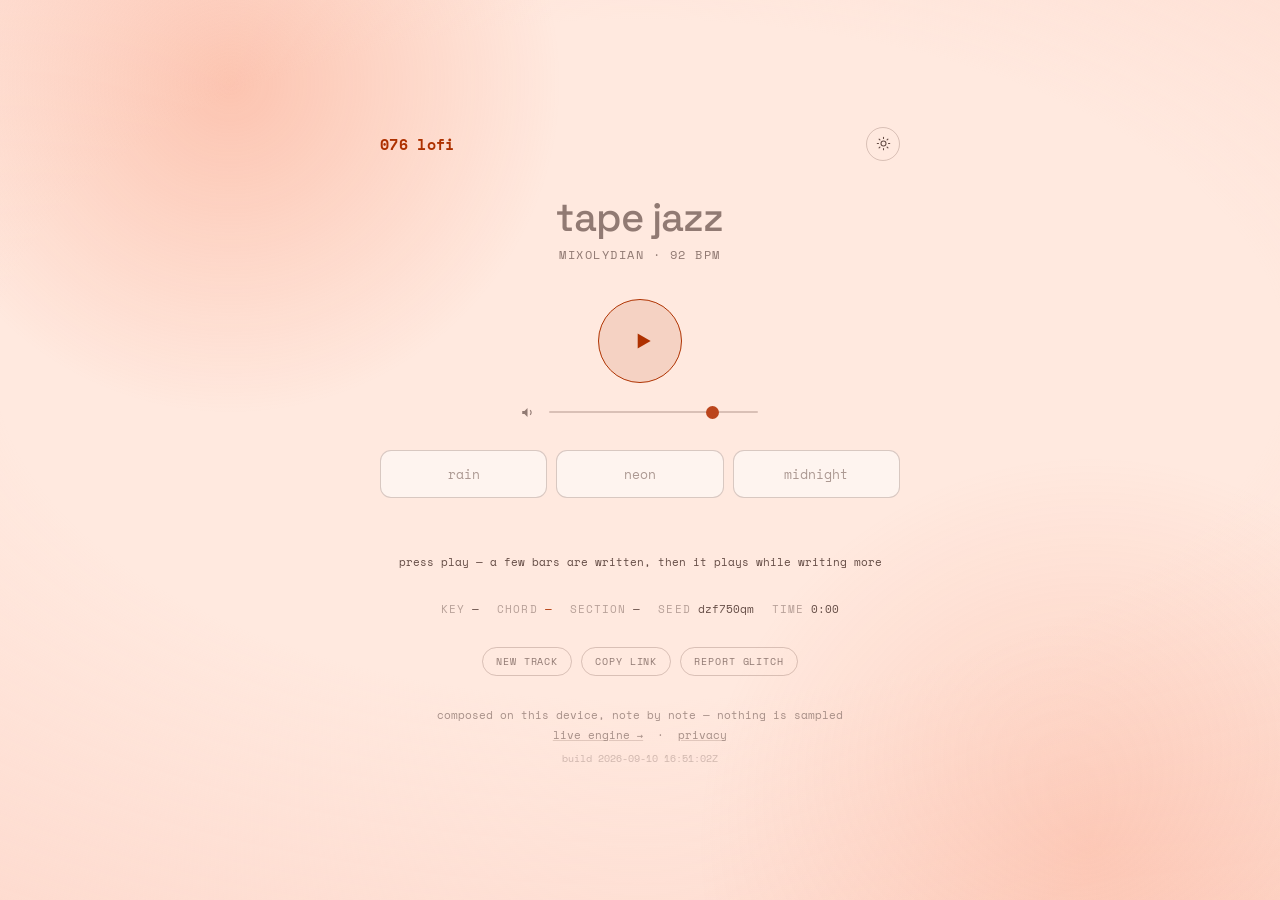
<file: index.html>
<!doctype html>
<html lang="en">
<head>
<meta charset="utf-8">
<meta name="viewport" content="width=device-width, initial-scale=1, viewport-fit=cover">
<title>076 lofi</title>
<meta name="description" content="Generative lo-fi, composed in your browser.">
<meta name="theme-color" content="#141110">
<link rel="icon" type="image/png" sizes="32x32" href="icon-32.png">
<link rel="apple-touch-icon" href="icon-192.png">
<link rel="manifest" href="manifest.webmanifest">
<link rel="preload" href="fonts/space-grotesk-var-latin.woff2" as="font" type="font/woff2" crossorigin>
<link rel="stylesheet" href="fonts/fonts.css">
<style>
  /* The palette sets --hue and --chroma at runtime; everything is derived
     from them, so the whole page moves together when the track changes. */
  :root {
    --hue: 40;
    --chroma: 0.05;
    --mono: "Space Mono", ui-monospace, SFMono-Regular, Menlo, monospace;
    --sans: "Space Grotesk", ui-sans-serif, system-ui, sans-serif;
    --ease: cubic-bezier(0.22, 0.61, 0.36, 1);
    /* A colour change should feel like light shifting in a room, not a
       theme being switched. */
    --shift: 2.4s var(--ease);
  }

  /* Night, and the default: this is a thing to leave running in the dark. */
  :root, :root[data-mode="night"] {
    --bg: oklch(0.145 calc(var(--chroma) * 0.55) var(--hue));
    --bg-far: oklch(0.10 calc(var(--chroma) * 0.4) var(--hue));
    --panel: oklch(0.21 calc(var(--chroma) * 0.5) var(--hue) / 0.55);
    --line: oklch(0.34 calc(var(--chroma) * 0.45) var(--hue) / 0.5);
    --text: oklch(0.96 0.012 var(--hue));
    --dim: oklch(0.74 0.022 var(--hue));
    --faint: oklch(0.55 0.02 var(--hue));
    --accent: oklch(0.82 calc(var(--chroma) + 0.06) var(--hue));
    --accent-soft: oklch(0.82 calc(var(--chroma) + 0.06) var(--hue) / 0.15);
    --glow: oklch(0.7 calc(var(--chroma) + 0.05) var(--hue) / 0.30);
  }

  :root[data-mode="day"] {
    --bg: oklch(0.955 calc(var(--chroma) * 0.30) var(--hue));
    --bg-far: oklch(0.90 calc(var(--chroma) * 0.42) var(--hue));
    --panel: oklch(1 0 0 / 0.5);
    --line: oklch(0.55 calc(var(--chroma) * 0.35) var(--hue) / 0.32);
    --text: oklch(0.24 0.03 var(--hue));
    --dim: oklch(0.44 0.035 var(--hue));
    --faint: oklch(0.60 0.03 var(--hue));
    --accent: oklch(0.50 calc(var(--chroma) + 0.05) var(--hue));
    --accent-soft: oklch(0.50 calc(var(--chroma) + 0.05) var(--hue) / 0.12);
    --glow: oklch(0.72 calc(var(--chroma) + 0.04) var(--hue) / 0.34);
  }

  * { box-sizing: border-box; }

  body {
    margin: 0;
    min-height: 100svh;
    display: flex;
    flex-direction: column;
    align-items: center;
    padding: max(22px, env(safe-area-inset-top)) 20px max(28px, env(safe-area-inset-bottom));
    background: var(--bg);
    color: var(--text);
    font-family: var(--sans);
    transition: background var(--shift), color var(--shift);
    overflow-x: hidden;
  }

  /* Two soft pools of light behind everything. They drift very slowly —
     slow enough that you notice only that the room is not static. */
  body::before,
  body::after {
    content: "";
    position: fixed;
    inset: -30vmax;
    z-index: -1;
    background: radial-gradient(38vmax 38vmax at 30% 28%, var(--glow), transparent 68%);
    transition: background var(--shift);
    animation: drift 54s var(--ease) infinite alternate;
    pointer-events: none;
  }

  body::after {
    background: radial-gradient(44vmax 44vmax at 72% 74%, var(--glow), transparent 70%);
    animation-duration: 78s;
    animation-direction: alternate-reverse;
    opacity: 0.7;
  }

  @keyframes drift {
    from { transform: translate3d(-3%, -2%, 0) scale(1); }
    to   { transform: translate3d(4%, 3%, 0) scale(1.12); }
  }

  /* Deeper at the edges, so the page reads as a space rather than a card. */
  /* The music, drawn from its own score. It sits behind the content as
     part of the room's light rather than as a panel of bars. */
  #scope {
    position: fixed;
    inset: 0;
    z-index: -1;
    width: 100%;
    height: 100%;
    opacity: 0;
    transition: opacity 1.2s var(--ease);
    pointer-events: none;
  }

  #scope[data-on="true"] { opacity: 1; }

  .vignette {
    position: fixed;
    inset: 0;
    z-index: -1;
    background: radial-gradient(120% 90% at 50% 40%, transparent 42%, var(--bg-far) 100%);
    transition: background var(--shift);
    pointer-events: none;
  }

  .stage {
    width: min(100%, 520px);
    margin: auto 0;
    display: flex;
    flex-direction: column;
    gap: 30px;
  }

  .masthead {
    display: flex;
    align-items: center;
    justify-content: space-between;
    gap: 16px;
  }

  .brand {
    font-family: var(--mono);
    font-weight: 700;
    font-size: 15px;
    letter-spacing: 0.02em;
    color: var(--accent);
    transition: color var(--shift);
  }

  .mode {
    width: 34px;
    height: 34px;
    display: grid;
    place-items: center;
    border-radius: 999px;
    border: 1px solid var(--line);
    background: transparent;
    color: var(--dim);
    cursor: pointer;
    transition: color 0.2s, border-color 0.2s, background 0.2s;
  }

  .mode:hover { color: var(--accent); border-color: var(--accent); }
  .mode svg { display: block; }
  :root[data-mode="day"] .mode .moon { display: none; }
  :root:not([data-mode="day"]) .mode .sun { display: none; }

  /* --- the hero: what you are listening to --------------------------- */

  .now {
    text-align: center;
    display: flex;
    flex-direction: column;
    gap: 7px;
    min-height: 78px;
    justify-content: center;
  }

  .now-name {
    font-size: clamp(28px, 8vw, 40px);
    font-weight: 600;
    letter-spacing: -0.022em;
    line-height: 1.05;
    color: var(--text);
    transition: color var(--shift);
  }

  .now-name[data-idle="true"] { color: var(--faint); font-weight: 500; }

  .now-sub {
    font-family: var(--mono);
    font-size: 11.5px;
    letter-spacing: 0.13em;
    text-transform: uppercase;
    color: var(--faint);
    min-height: 15px;
  }

  /* --- transport ------------------------------------------------------ */

  .transport {
    display: flex;
    flex-direction: column;
    align-items: center;
    gap: 22px;
  }

  .play {
    width: 84px;
    height: 84px;
    border-radius: 999px;
    border: 1px solid var(--accent);
    background: var(--accent-soft);
    color: var(--accent);
    display: grid;
    place-items: center;
    cursor: pointer;
    transition: transform 0.18s var(--ease), background 0.2s, box-shadow 0.3s, color var(--shift), border-color var(--shift);
  }

  .play:hover { transform: scale(1.045); box-shadow: 0 0 0 10px var(--accent-soft); }
  .play:active { transform: scale(0.98); }
  .play:disabled { opacity: 0.5; cursor: progress; }
  .play svg { display: block; margin-left: 3px; }
  .play[aria-pressed="true"] svg { margin-left: 0; }

  /* A slow pulse while it is writing the first bars, so the wait reads as
     work happening rather than as nothing happening. */
  .play[data-busy="true"] { animation: breathe 2.1s var(--ease) infinite; }
  @keyframes breathe {
    0%, 100% { box-shadow: 0 0 0 0 var(--accent-soft); }
    50% { box-shadow: 0 0 0 14px transparent; }
  }

  .vol {
    display: flex;
    align-items: center;
    gap: 12px;
    width: min(100%, 240px);
    color: var(--faint);
  }

  input[type="range"] {
    -webkit-appearance: none;
    appearance: none;
    flex: 1;
    height: 2px;
    border-radius: 999px;
    background: var(--line);
    outline: none;
    cursor: pointer;
    transition: background var(--shift);
  }

  input[type="range"]::-webkit-slider-thumb {
    -webkit-appearance: none;
    appearance: none;
    width: 13px; height: 13px;
    border-radius: 999px;
    background: var(--accent);
    border: none;
    transition: background var(--shift);
  }

  input[type="range"]::-moz-range-thumb {
    width: 13px; height: 13px;
    border-radius: 999px;
    background: var(--accent);
    border: none;
  }

  /* --- three words ----------------------------------------------------- */

  .words-block { display: flex; flex-direction: column; gap: 11px; }

  .words {
    display: grid;
    grid-template-columns: repeat(3, 1fr);
    gap: 9px;
  }

  .words input {
    width: 100%;
    padding: 13px 12px;
    text-align: center;
    border: 1px solid var(--line);
    border-radius: 11px;
    background: var(--panel);
    color: var(--text);
    font-family: var(--mono);
    font-size: 13px;
    transition: border-color 0.2s, background var(--shift), color var(--shift);
  }

  .words input::placeholder { color: var(--faint); opacity: 0.75; }
  .words input:focus { border-color: var(--accent); outline: none; }

  .reading {
    margin: 0;
    text-align: center;
    font-family: var(--mono);
    font-size: 11px;
    letter-spacing: 0.05em;
    color: var(--faint);
    min-height: 15px;
  }

  .status {
    margin: 0;
    text-align: center;
    font-family: var(--mono);
    font-size: 11px;
    line-height: 1.6;
    color: var(--dim);
    min-height: 17px;
    transition: color var(--shift);
  }

  .status[data-tone="error"] { color: oklch(0.7 0.17 28); }

  /* --- what is happening, kept quiet ----------------------------------- */

  .readout {
    margin: 0;
    display: flex;
    justify-content: center;
    flex-wrap: wrap;
    gap: 7px 18px;
    font-family: var(--mono);
    font-size: 11px;
    color: var(--faint);
  }

  .readout div { display: flex; gap: 7px; align-items: baseline; }
  .readout dt { letter-spacing: 0.1em; text-transform: uppercase; opacity: 0.65; }
  .readout dd { margin: 0; color: var(--dim); font-variant-numeric: tabular-nums; }
  .readout dd.progression, .readout dd.palette { color: var(--accent); transition: color var(--shift); }

  /* Two quiet actions: another track, or a link back to this one. */
  .track-actions {
    display: flex;
    justify-content: center;
    gap: 9px;
  }

  .ghost {
    font-family: var(--mono);
    font-size: 10px;
    letter-spacing: 0.09em;
    text-transform: uppercase;
    padding: 6px 13px;
    border-radius: 999px;
    border: 1px solid var(--line);
    background: transparent;
    color: var(--faint);
    cursor: pointer;
    transition: color 0.2s, border-color 0.2s;
  }

  .ghost:hover { color: var(--accent); border-color: var(--accent); }
  .ghost[data-done="true"] { color: var(--accent); border-color: var(--accent); }

  .footnote {
    margin: 0;
    text-align: center;
    font-family: var(--mono);
    font-size: 10.5px;
    line-height: 1.85;
    color: var(--faint);
    opacity: 0.8;
  }

  .footnote a { color: inherit; text-decoration-color: var(--line); }

  /* Which build this is. Small enough to ignore, present enough to check
     against before trusting a glitch report. */
  .build { display: block; margin-top: 5px; opacity: 0.55; font-size: 9.5px; }

  :focus-visible { outline: 2px solid var(--accent); outline-offset: 3px; }

  @media (prefers-reduced-motion: reduce) {
    body::before, body::after { animation: none; }
    .play, .play:hover { transition: none; transform: none; animation: none; }
    :root { --shift: 0.01s; }
  }
</style>
</head>
<body>
<canvas id="scope" aria-hidden="true"></canvas>
<div class="vignette"></div>

<div class="stage">
  <div class="masthead">
    <span class="brand">076 lofi</span>
    <button class="mode" id="mode" aria-label="Switch between day and night">
      <svg class="moon" width="15" height="15" viewBox="0 0 24 24" fill="none" stroke="currentColor" stroke-width="1.7" stroke-linecap="round" stroke-linejoin="round" aria-hidden="true"><path d="M21 12.8A9 9 0 1 1 11.2 3a7 7 0 0 0 9.8 9.8z"/></svg>
      <svg class="sun" width="15" height="15" viewBox="0 0 24 24" fill="none" stroke="currentColor" stroke-width="1.7" stroke-linecap="round" aria-hidden="true"><circle cx="12" cy="12" r="4"/><path d="M12 2v2M12 20v2M4.9 4.9l1.4 1.4M17.7 17.7l1.4 1.4M2 12h2M20 12h2M4.9 19.1l1.4-1.4M17.7 6.3l1.4-1.4"/></svg>
    </button>
  </div>

  <div class="now">
    <div class="now-name" id="palette" data-idle="true">three words, then play</div>
    <div class="now-sub" id="feel"></div>
  </div>

  <div class="transport">
    <button class="play" id="play" aria-label="Play" aria-pressed="false">
      <svg id="play-icon" width="26" height="26" viewBox="0 0 24 24" aria-hidden="true"><path d="M8 5v14l12-7z" fill="currentColor"></path></svg>
    </button>
    <div class="vol">
      <svg width="15" height="15" viewBox="0 0 20 20" aria-hidden="true"><path d="M3 8v4h3l4 4V4L6 8H3z" fill="currentColor"></path><path d="M13.5 7a4 4 0 0 1 0 6" stroke="currentColor" stroke-width="1.5" fill="none"></path></svg>
      <input type="range" id="volume" min="0" max="100" value="80" aria-label="Volume">
    </div>
  </div>

  <div class="words-block">
    <div class="words">
      <input id="w1" maxlength="18" placeholder="rain" aria-label="First word" autocomplete="off" spellcheck="false" enterkeyhint="done">
      <input id="w2" maxlength="18" placeholder="neon" aria-label="Second word" autocomplete="off" spellcheck="false" enterkeyhint="done">
      <input id="w3" maxlength="18" placeholder="midnight" aria-label="Third word" autocomplete="off" spellcheck="false" enterkeyhint="done">
    </div>
    <p class="reading" id="reading"></p>
  </div>

  <p class="status" id="status">press play &mdash; a few bars are written, then it plays while writing more</p>

  <dl class="readout">
    <div><dt>key</dt><dd id="key">&mdash;</dd></div>
    <div><dt>chord</dt><dd class="progression" id="progression">&mdash;</dd></div>
    <div><dt>section</dt><dd id="section">&mdash;</dd></div>
    <div><dt>seed</dt><dd id="seed">&mdash;</dd></div>
    <div><dt>time</dt><dd id="clock">0:00</dd></div>
  </dl>

  <div class="track-actions">
    <button class="ghost" id="new-track">new track</button>
    <button class="ghost" id="share">copy link</button>
    <button class="ghost" id="report" title="Copy what the player was doing, to report a glitch">report glitch</button>
  </div>

  <p class="footnote">
    composed on this device, note by note &mdash; nothing is sampled<br>
    <a href="live.html">live engine &rarr;</a> &nbsp;·&nbsp; <a href="privacy.html">privacy</a>
    <span class="build" id="build"></span>
  </p>
</div>

<script src="vendor/tone.js"></script>
<script type="module">
import { LofiStream } from './js/stream.js';
import { chordLabel, romanLabel } from './js/theory.js';
import { artworkFor } from './js/artwork.js';
import { BUILD } from './js/build.js';

const params = new URLSearchParams(location.search);
const wordInputs = ['w1', 'w2', 'w3'].map((id) => document.getElementById(id));
const currentWords = () => wordInputs.map((el) => el.value.trim()).filter(Boolean);

const stream = new LofiStream({
  bypass: (params.get('bypass') || '').split(',').filter(Boolean),
  barsPerChunk: params.get('bars'),
  // ?texture=1 to hear the lo-fi layer; off until its levels are settled.
  texture: params.get('texture'),
  words: (params.get('words') || '').split(/[ ,]+/).filter(Boolean),
  // ?seed= brings a particular track back. Absent, one is minted, and the
  // address bar is deliberately left alone: a reload should be a new piece,
  // and a link is something you ask for.
  seed: params.get('seed'),
  // ?keys= and ?lead= are dB trims, for judging the balance by ear.
  keysDb: params.get('keys'),
  leadDb: params.get('lead'),
});
window.__stream = stream;

const $ = (id) => document.getElementById(id);
const playBtn = $('play'), playIcon = $('play-icon'), volume = $('volume');

const PLAY = 'M8 5v14l12-7z';
const STOP = 'M7 7h10v10H7z';

function setStatus(text, tone) {
  $('status').textContent = text;
  if (tone) $('status').dataset.tone = tone; else delete $('status').dataset.tone;
}

function setPlayingUI(on) {
  playIcon.querySelector('path').setAttribute('d', on ? STOP : PLAY);
  playBtn.setAttribute('aria-label', on ? 'Stop' : 'Play');
  playBtn.setAttribute('aria-pressed', String(on));
  if (!on) playBtn.dataset.busy = 'false';
}

stream.onStatus = (text) => setStatus(text);

stream.onChunk = (chunk) => {
  const first = chunk.plans[0];
  const palette = chunk.palette;
  if (palette) {
    $('palette').textContent = palette.name;
    $('palette').dataset.idle = 'false';
    $('feel').textContent = palette.mode + ' · ' + Math.round(chunk.bpm) + ' bpm · ' + palette.blurb.split(', ').pop();
    // The page takes its colour from what is playing. Everything visual is
    // derived from these two values, so the whole room changes together.
    applyColour(palette);
  }
  $('key').textContent = first.key;
  $('progression').textContent = first.chord ? chordLabel(first.chord, first.key) : '—';
  $('section').textContent = first.section.name;
  setStatus('playing — written on this device, a minute at a time');
  // Lock-screen controls: this is a real media element, so the platform
  // offers them, and they should do what they say.
  if ('mediaSession' in navigator && window.MediaMetadata) {
    navigator.mediaSession.metadata = new MediaMetadata({
      title: (palette ? palette.name : first.key) + ' \u00b7 ' + first.section.name,
      artist: '076 lofi',
      album: first.key + ' \u00b7 ' + (palette ? palette.mode : ''),
      // Without artwork Android finds something itself, and on a Pixel that
      // was a letter from the domain name, blurred behind the controls.
      artwork: artworkFor(palette),
    });
    navigator.mediaSession.playbackState = 'playing';
    for (const [action, handler] of [['play', () => start()], ['pause', () => stop()], ['stop', () => stop()]]) {
      try { navigator.mediaSession.setActionHandler(action, handler); } catch (_) { /* unsupported */ }
    }
  }
};

// Say what the words were understood as, including when a word was only
// half understood — silently treating "blorf" as neutral would look like
// the words did nothing.
function showReading(reading) {
  const el = $('reading');
  if (!reading) { el.textContent = ''; return; }
  const s = reading.sense;
  const lean = (v, low, high) => (Math.abs(v) < 0.15 ? null : v > 0 ? high : low);
  const traits = [
    lean(s.warmth, 'dark', 'bright'),
    lean(s.energy, 'still', 'restless'),
    lean(s.space, 'close', 'spacious'),
    // Not 'bright' at this end: warmth already uses that word, and the two
    // axes collided into "bright · bright" whenever both leaned high.
    lean(s.melancholy, 'easy', 'wistful'),
  ].filter(Boolean);
  const guessed = reading.words.filter((w) => w.how !== 'known');
  el.textContent = (traits.length ? traits.join(' · ') : 'even')
    + (guessed.length ? '   (' + guessed.map((w) => w.word + ' → ' + w.how).join(', ') + ')' : '');
}

// Words set before playing decide the piece. Changing them while it plays
// would mean the music you hear was written for the old ones, so they take
// effect on the next press of play.
let wordsAtStart = '';
for (const input of wordInputs) {
  input.addEventListener('input', () => {
    showReading(stream.setWords(currentWords()));
    previewPalette();
    showSeed();
    if (stream.isPlaying && currentWords().join(' ') !== wordsAtStart) {
      setStatus('new words — press play again to write from them');
    }
  });
}
if (params.get('words')) {
  wordInputs.forEach((el, i) => { el.value = (params.get('words').split(/[ ,]+/)[i] || ''); });
}

// --- naming a track -----------------------------------------------------
//
// The seed is the whole track: identity, key, progression, motif, and every
// bar's arrangement down to the microtiming. So a link carrying it plays
// the same piece on someone else's phone, note for note, without a single
// byte of audio crossing the wire.

function showSeed() {
  $('seed').textContent = stream.seed;
}

function trackLink() {
  const url = new URL(location.href);
  url.search = '';
  url.searchParams.set('seed', stream.seed);
  const words = currentWords();
  if (words.length) url.searchParams.set('words', words.join(' '));
  return url.toString();
}

// A brief confirmation on the button itself. The alternative is a toast,
// which for a one-word answer is more machinery than the answer is worth.
function flash(button, text) {
  const original = button.dataset.label || button.textContent;
  button.dataset.label = original;
  button.textContent = text;
  button.dataset.done = 'true';
  clearTimeout(button._flash);
  button._flash = setTimeout(() => {
    button.textContent = button.dataset.label;
    button.dataset.done = 'false';
  }, 1400);
}

// --- the clock, and reporting a glitch ----------------------------------
//
// A glitch is heard and then gone. Saying "it happened at 3:42 on this
// track" only works if the player is showing 3:42 and the track has a name,
// which between the seed and this clock it now does. The button goes
// further and copies what the stream was actually doing — the last few
// minutes of handovers, seams, renders and any complaint the media element
// made — because the interesting part is what happened just before.

const mmss = (s) => `${Math.floor(s / 60)}:${String(Math.floor(s % 60)).padStart(2, '0')}`;

let clockTimer = null;

function tickClock() {
  $('clock').textContent = mmss(stream.elapsed());
}

// setInterval rather than the drawing loop: the scope stops when the page is
// hidden and the clock should not stop with it.
function startClock() {
  clearInterval(clockTimer);
  clockTimer = setInterval(tickClock, 500);
  tickClock();
}

function stopClock() {
  clearInterval(clockTimer);
  clockTimer = null;
  tickClock();
}

// No clipboard permission, or an insecure origin: showing the text is still
// an answer, and the person can copy it themselves.
async function copyText(text, button, label) {
  try {
    await navigator.clipboard.writeText(text);
    flash(button, label);
  } catch (_) {
    window.prompt('copy this', text);
  }
}

$('report').addEventListener('click', () => {
  // Marked at the moment of pressing, not when it is read, so the timestamp
  // in the report is the one being complained about.
  const text = stream.report('glitch reported');
  // After building the text, so this report shows the marks before it and
  // not itself.
  stream.note('reported', {});
  copyText(text, $('report'), 'copied');
});

$('share').addEventListener('click', () => copyText(trackLink(), $('share'), 'copied'));

// Another piece, same words. Without this the only way to a new track is to
// edit the words, which is the wrong lever when the words were the point.
$('new-track').addEventListener('click', async () => {
  const wasPlaying = stream.isPlaying;
  if (wasPlaying) stop();
  showReading(stream.setWords(currentWords()));
  previewPalette();
  showSeed();
  tickClock();
  if (wasPlaying) await start();
});

// --- the music, drawn ---------------------------------------------------
//
// From the score rather than from the signal. Reading the signal would mean
// putting the <audio> element through createMediaElementSource, which moves
// its output into an AudioContext — and an AudioContext is suspended when
// the tab is backgrounded, so that would trade screen-off playback for a
// picture. The renderer already knows every note and its exact time, and
// the element's own clock says where we are, which is better information
// than an FFT anyway: it knows a kick from a chord.
//
// This is also only safe because the audio is pre-rendered. On the live
// engine a busy main thread starved the note scheduler and was heard as
// crackling; here there is no scheduler to starve — the element plays on
// regardless of what the page is doing.

const scope = $('scope');
const sctx = scope.getContext('2d');
let scopeRunning = false;
let scopeSize = { w: 0, h: 0 };
let scopeColour = '#e3a24d';

// Reading --accent directly gives back the unresolved declaration, calc()
// and all, which canvas cannot parse. Reading `color` off an element that
// uses it gives a resolved value.
function refreshScopeColour() {
  const probe = document.querySelector('.brand');
  if (!probe) return;
  const resolved = getComputedStyle(probe).color;
  if (resolved) scopeColour = resolved;
}
refreshScopeColour();

// Capped at 1: this is soft light, and a phone reporting 2.3 would be
// filling five times the pixels for no visible gain.
function sizeScope() {
  const dpr = Math.min(window.devicePixelRatio || 1, 1);
  scopeSize = { w: window.innerWidth, h: window.innerHeight };
  scope.width = Math.round(scopeSize.w * dpr);
  scope.height = Math.round(scopeSize.h * dpr);
  sctx.setTransform(dpr, 0, 0, dpr, 0, 0);
}
sizeScope();
window.addEventListener('resize', sizeScope);

// Where each voice sits vertically, and how big its bloom is. Low voices
// low and broad, the melody high and small — the shape of the arrangement
// laid out the way you would read a score.
const VOICE_STYLE = {
  kick:  { y: 0.86, r: 190, a: 0.30 },
  bass:  { y: 0.74, r: 130, a: 0.24 },
  snare: { y: 0.62, r: 90,  a: 0.20 },
  keys:  { y: 0.46, r: 105, a: 0.20 },
  lead:  { y: 0.26, r: 70,  a: 0.26 },
  hat:   { y: 0.14, r: 46,  a: 0.13 },
};

// A note is drawn for as long as it takes to fade, not for its duration:
// what is being shown is the strike, not the sustain.
const BLOOM_SECONDS = 1.5;

// requestAnimationFrame is throttled while the page is hidden — not stopped,
// which is what this code assumed. A report caught it: five frames during
// forty-four seconds of screen-off, at gaps of 1, 3, 6, 12 and 22 seconds,
// Firefox backing off but never giving up. Each one is a full clear and
// redraw at device pixel ratio, on a phone that is supposed to be idle and
// is already rendering the next chunk.
//
// So the loop is now stopped outright when the page goes away, and started
// again when it comes back. The instrumentation stays, because the restart
// lands on a device that has just woken and is the busiest moment in a
// session.
let lastFrameAt = 0;

function drawScope() {
  if (!scopeRunning) return;
  requestAnimationFrame(drawScope);

  const frameAt = performance.now();
  if (lastFrameAt && frameAt - lastFrameAt > 1000) {
    stream.note('draw-resumed', { after: Math.round((frameAt - lastFrameAt) / 100) / 10 + 's' });
  }
  lastFrameAt = frameAt;

  const pos = stream.position();
  sctx.clearRect(0, 0, scopeSize.w, scopeSize.h);
  if (!pos) return;

  // Additive light only works on a dark ground. Painted normally onto a
  // pale one it fogs the page and takes the text with it — legible in the
  // screenshot as washed-out word fields. In day mode the blooms darken
  // instead, so they read as the same light casting a tint rather than as
  // haze laid over everything.
  const night = document.documentElement.dataset.mode !== 'day';
  sctx.globalCompositeOperation = night ? 'lighter' : 'multiply';

  for (const note of pos.score) {
    const age = pos.at - note.t;
    if (age < 0) break;              // the score is sorted; nothing later has sounded
    if (age > BLOOM_SECONDS) continue;
    const style = VOICE_STYLE[note.v];
    if (!style) continue;

    // Out fast, then a long tail — the shape of a struck note.
    const life = 1 - age / BLOOM_SECONDS;
    const strength = life * life * note.g;
    // Pitched voices drift sideways with their register, so a rising line
    // moves across rather than pulsing in one place.
    const octave = note.n ? Number(note.n.slice(-1)) : 3;
    const x = scopeSize.w * (0.5 + (Number.isFinite(octave) ? (octave - 3.5) * 0.085 : 0));
    const y = scopeSize.h * style.y;
    const radius = style.r * (0.55 + life * 0.75);

    const gradient = sctx.createRadialGradient(x, y, 0, x, y, radius);
    gradient.addColorStop(0, scopeColour);
    gradient.addColorStop(1, 'transparent');
    sctx.globalAlpha = Math.min(0.5, strength * style.a * (night ? 1 : 0.34));
    sctx.fillStyle = gradient;
    sctx.beginPath();
    sctx.arc(x, y, radius, 0, Math.PI * 2);
    sctx.fill();
  }

  sctx.globalAlpha = 1;
  sctx.globalCompositeOperation = 'source-over';
}

// ?scope=0 turns the drawing off entirely.
//
// Two glitch reports from Firefox on Android both landed on a visibility
// change — one on the screen going off, one on coming back — and neither
// was near a chunk boundary or inside a render. The drawing loop is the
// obvious suspect for the waking half, since it restarts there. It is not
// an obvious suspect for the sleeping half, where it stops. This flag is
// how to tell those apart rather than argue about them: run the same seed
// with and without, and see which transitions still glitch.
const drawingWanted = params.get('scope') !== '0';

function startScope() {
  if (!drawingWanted || scopeRunning) return;
  scopeRunning = true;
  lastFrameAt = 0;
  scope.dataset.on = 'true';
  requestAnimationFrame(drawScope);
}

document.addEventListener('visibilitychange', () => {
  if (document.hidden) stopScope();
  else if (stream.isPlaying) startScope();
});

function stopScope() {
  scopeRunning = false;
  scope.dataset.on = 'false';
  sctx.clearRect(0, 0, scopeSize.w, scopeSize.h);
}

// --- colour and mode ---------------------------------------------------

function applyColour(palette) {
  if (!palette || palette.hue === undefined) return;
  document.documentElement.style.setProperty('--hue', String(palette.hue));
  document.documentElement.style.setProperty('--chroma', String(palette.chroma));
  // Keep the browser chrome in step with the page on mobile, where the
  // address bar sits right against it.
  // The colour transition takes a couple of seconds; pick the resolved
  // value up once it has landed rather than mid-fade.
  setTimeout(refreshScopeColour, 2600);
  refreshScopeColour();
  const meta = document.querySelector('meta[name="theme-color"]');
  if (meta) {
    const probe = getComputedStyle(document.body).backgroundColor;
    if (probe) meta.setAttribute('content', probe);
  }
}

// Night by default: this is made to be left running in the dark. The choice
// is remembered, and honoured if the reader has told their system already.
const MODE_KEY = '076lofi:mode';
function setMode(mode) {
  document.documentElement.dataset.mode = mode;
  try { localStorage.setItem(MODE_KEY, mode); } catch (_) { /* private window */ }
}
(function initMode() {
  let saved = null;
  try { saved = localStorage.getItem(MODE_KEY); } catch (_) { /* private window */ }
  if (saved === 'day' || saved === 'night') return setMode(saved);
  const prefersLight = window.matchMedia && window.matchMedia('(prefers-color-scheme: light)').matches;
  setMode(prefersLight ? 'day' : 'night');
})();
$('mode').addEventListener('click', () => {
  setMode(document.documentElement.dataset.mode === 'day' ? 'night' : 'day');
  applyColour(stream.palette);
});

// Show the identity the words would choose before a note is played, so the
// three words are visibly doing something as they are typed.
function previewPalette() {
  const palette = stream.palette;
  if (!palette || stream.isPlaying) return;
  applyColour(palette);
  $('palette').textContent = palette.name;
  $('palette').dataset.idle = 'true';
  $('feel').textContent = palette.mode + ' · ' + Math.round(palette.bpm) + ' bpm';
}

async function start() {
  wordsAtStart = currentWords().join(' ');
  playBtn.disabled = true;
  // Writing the first bars takes a few seconds; say so with the button
  // rather than leaving it looking like nothing happened.
  playBtn.dataset.busy = 'true';
  setPlayingUI(true);
  try {
    await stream.start();
    startScope();
    startClock();
  } catch (err) {
    setStatus('could not start: ' + (err && err.message ? err.message : err), 'error');
    setPlayingUI(false);
  } finally {
    playBtn.disabled = false;
    playBtn.dataset.busy = 'false';
  }
}

function stop() {
  stream.stop();
  stopScope();
  stopClock();
  setPlayingUI(false);
  if ('mediaSession' in navigator) navigator.mediaSession.playbackState = 'paused';
  $('section').textContent = '—';
  $('key').textContent = '—';
  $('progression').textContent = '—';
  $('status').textContent = 'stopped';
  previewPalette();
  showSeed();
}

playBtn.addEventListener('click', () => (stream.isPlaying ? stop() : start()));
volume.addEventListener('input', () => stream.setVolume(Number(volume.value)));
stream.setVolume(Number(volume.value));
setPlayingUI(false);

// Bootstrapping goes last, after every declaration it touches. These two
// used to sit next to the word inputs, above the drawing code, and calling
// previewPalette() from there reached scopeColour before its `let` had run.
showReading(stream.reading);
previewPalette();
showSeed();
$('build').textContent = 'build ' + BUILD.at;
void romanLabel;
</script>
</body>
</html>
</file>
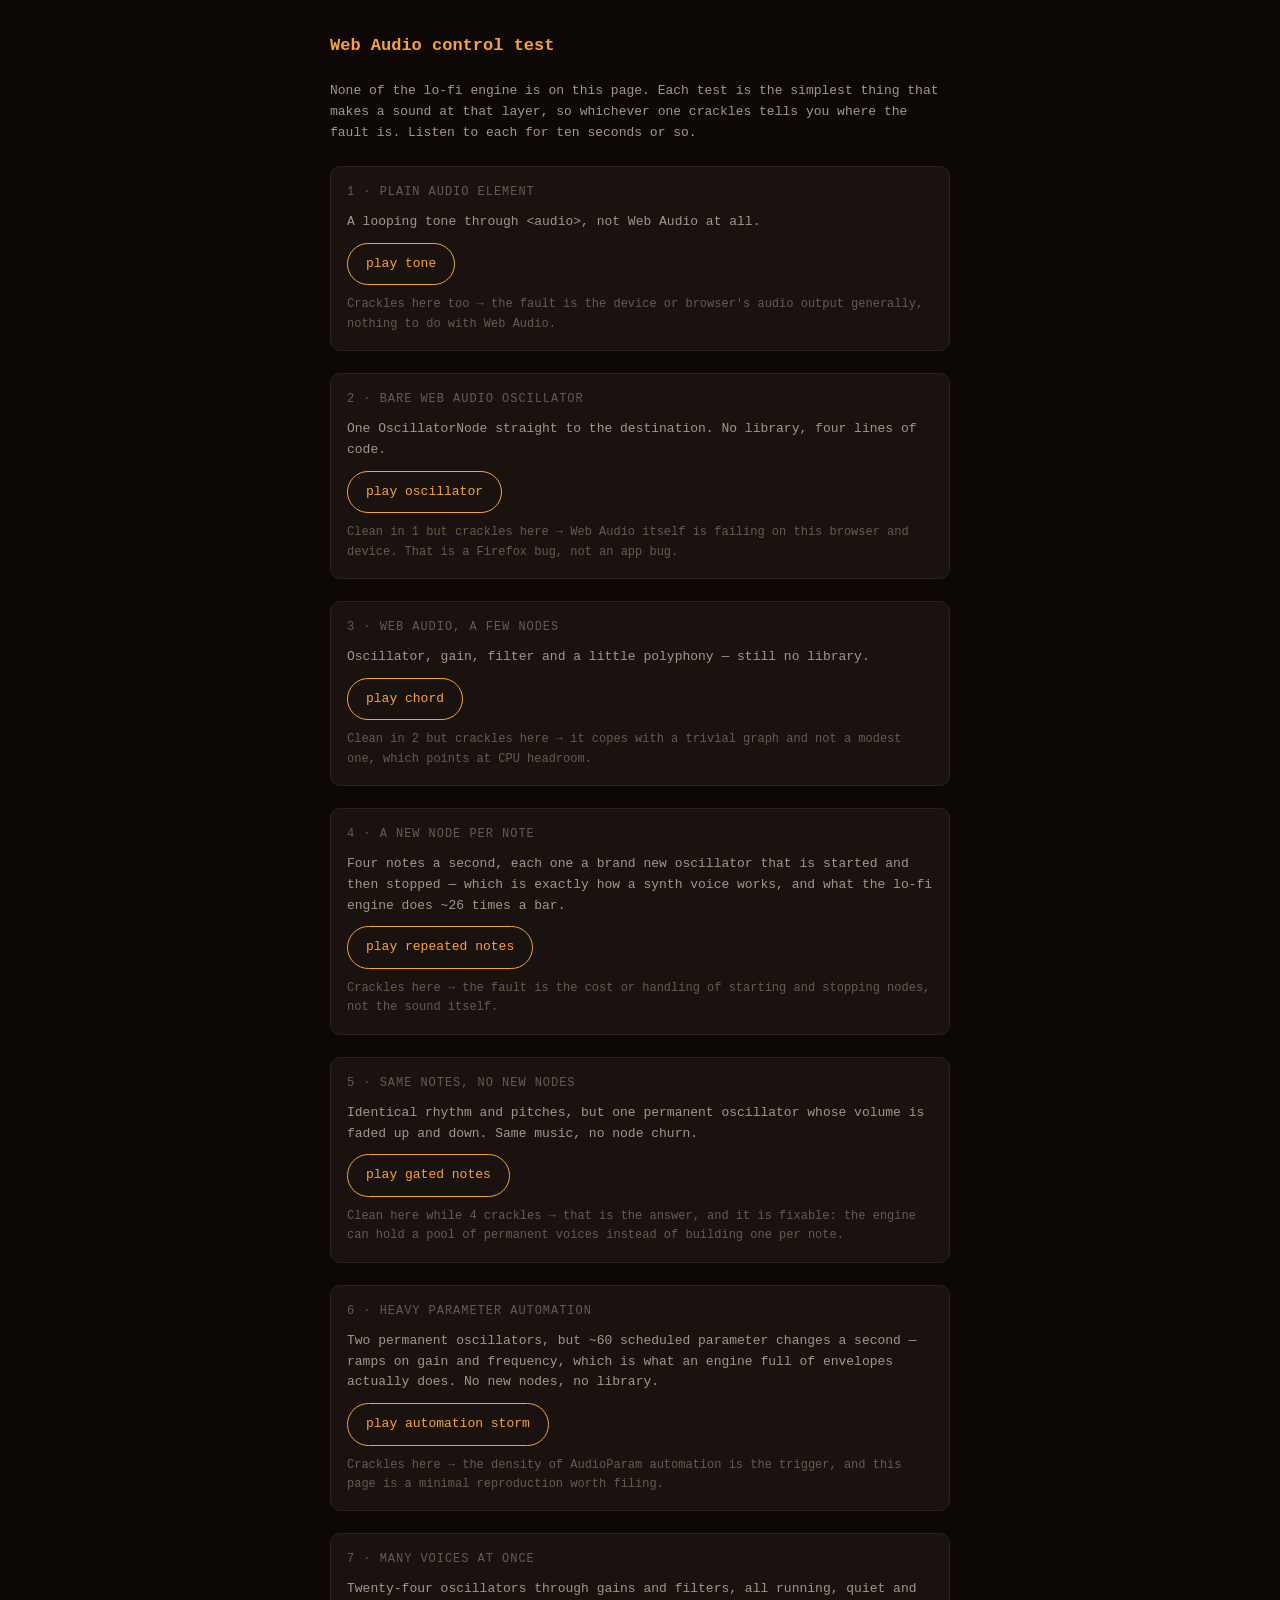
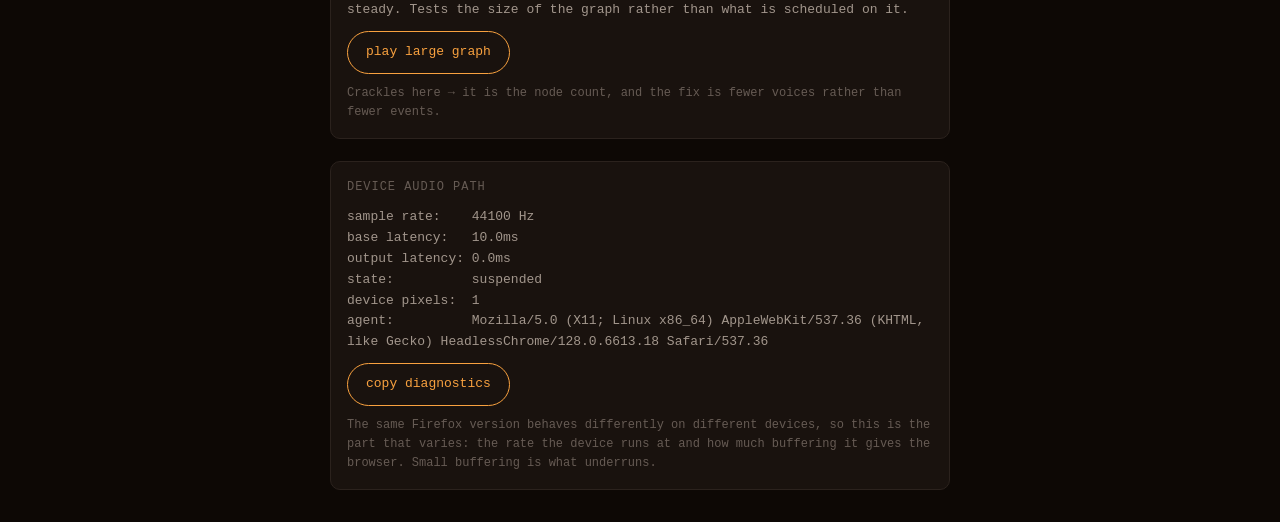
<file: audio-test.html>
<!doctype html>
<html lang="en">
<head>
<meta charset="utf-8">
<meta name="viewport" content="width=device-width, initial-scale=1">
<title>Web Audio Control Test</title>
<style>
  :root {
    --bg: oklch(0.14 0.012 55);
    --panel: oklch(0.19 0.014 50);
    --border: oklch(0.26 0.016 50);
    --text: oklch(0.95 0.01 75);
    --dim: oklch(0.68 0.02 60);
    --faint: oklch(0.48 0.018 55);
    --amber: oklch(0.78 0.15 65);
    --mono: ui-monospace, SFMono-Regular, Menlo, monospace;
  }
  * { box-sizing: border-box; }
  body {
    margin: 0; min-height: 100vh; padding: 32px 20px;
    background: var(--bg); color: var(--text);
    font-family: var(--mono); font-size: 14px; line-height: 1.6;
  }
  main { max-width: 620px; margin: 0 auto; display: flex; flex-direction: column; gap: 22px; }
  h1 { font-size: 17px; color: var(--amber); margin: 0; }
  p { margin: 0; color: var(--dim); font-size: 13px; }
  .test {
    border: 1px solid var(--border); border-radius: 10px;
    padding: 16px; background: var(--panel);
    display: flex; flex-direction: column; gap: 10px;
  }
  .label { font-size: 12px; letter-spacing: 0.08em; text-transform: uppercase; color: var(--faint); }
  .what { font-size: 13px; color: var(--dim); }
  button {
    font: inherit; font-size: 13px; padding: 10px 18px; border-radius: 999px;
    border: 1px solid var(--amber); background: transparent; color: var(--amber);
    cursor: pointer; align-self: flex-start;
  }
  button[data-on="true"] { background: var(--amber); color: var(--bg); }
  .note { font-size: 12px; color: var(--faint); }
  code { color: var(--amber); }
</style>
</head>
<body>
<main>
  <h1>Web Audio control test</h1>
  <p>
    None of the lo-fi engine is on this page. Each test is the simplest thing
    that makes a sound at that layer, so whichever one crackles tells you
    where the fault is. Listen to each for ten seconds or so.
  </p>

  <div class="test">
    <span class="label">1 &middot; plain audio element</span>
    <span class="what">A looping tone through &lt;audio&gt;, not Web Audio at all.</span>
    <button id="b1">play tone</button>
    <span class="note">Crackles here too &rarr; the fault is the device or browser's audio output generally, nothing to do with Web Audio.</span>
  </div>

  <div class="test">
    <span class="label">2 &middot; bare web audio oscillator</span>
    <span class="what">One OscillatorNode straight to the destination. No library, four lines of code.</span>
    <button id="b2">play oscillator</button>
    <span class="note">Clean in 1 but crackles here &rarr; Web Audio itself is failing on this browser and device. That is a Firefox bug, not an app bug.</span>
  </div>

  <div class="test">
    <span class="label">3 &middot; web audio, a few nodes</span>
    <span class="what">Oscillator, gain, filter and a little polyphony &mdash; still no library.</span>
    <button id="b3">play chord</button>
    <span class="note">Clean in 2 but crackles here &rarr; it copes with a trivial graph and not a modest one, which points at CPU headroom.</span>
  </div>

  <div class="test">
    <span class="label">4 &middot; a new node per note</span>
    <span class="what">Four notes a second, each one a brand new oscillator that is started and then stopped &mdash; which is exactly how a synth voice works, and what the lo-fi engine does ~26 times a bar.</span>
    <button id="b4">play repeated notes</button>
    <span class="note">Crackles here &rarr; the fault is the cost or handling of starting and stopping nodes, not the sound itself.</span>
  </div>

  <div class="test">
    <span class="label">5 &middot; same notes, no new nodes</span>
    <span class="what">Identical rhythm and pitches, but one permanent oscillator whose volume is faded up and down. Same music, no node churn.</span>
    <button id="b5">play gated notes</button>
    <span class="note">Clean here while 4 crackles &rarr; that is the answer, and it is fixable: the engine can hold a pool of permanent voices instead of building one per note.</span>
  </div>

  <div class="test">
    <span class="label">6 &middot; heavy parameter automation</span>
    <span class="what">Two permanent oscillators, but ~60 scheduled parameter changes a second &mdash; ramps on gain and frequency, which is what an engine full of envelopes actually does. No new nodes, no library.</span>
    <button id="b6">play automation storm</button>
    <span class="note">Crackles here &rarr; the density of AudioParam automation is the trigger, and this page is a minimal reproduction worth filing.</span>
  </div>

  <div class="test">
    <span class="label">7 &middot; many voices at once</span>
    <span class="what">Twenty-four oscillators through gains and filters, all running, quiet and steady. Tests the size of the graph rather than what is scheduled on it.</span>
    <button id="b7">play large graph</button>
    <span class="note">Crackles here &rarr; it is the node count, and the fix is fewer voices rather than fewer events.</span>
  </div>

  <div class="test">
    <span class="label">device audio path</span>
    <span class="what" id="info">press any test to read the audio context</span>
    <button id="copy">copy diagnostics</button>
    <span class="note">
      The same Firefox version behaves differently on different devices, so
      this is the part that varies: the rate the device runs at and how much
      buffering it gives the browser. Small buffering is what underruns.
    </span>
  </div>
</main>

<script>
  const info = document.getElementById('info');
  let ctx = null;

  function context() {
    if (!ctx) ctx = new (window.AudioContext || window.webkitAudioContext)();
    return ctx;
  }

  function diagnostics() {
    const c = context();
    const ms = (v) => (typeof v === 'number' ? (v * 1000).toFixed(1) + 'ms' : 'n/a');
    return [
      `sample rate:    ${c.sampleRate} Hz`,
      `base latency:   ${ms(c.baseLatency)}`,
      `output latency: ${ms(c.outputLatency)}`,
      `state:          ${c.state}`,
      `device pixels:  ${window.devicePixelRatio}`,
      `agent:          ${navigator.userAgent}`,
    ].join('\n');
  }

  function report() {
    info.textContent = diagnostics();
    info.style.whiteSpace = 'pre-wrap';
    info.style.wordBreak = 'break-word';
  }

  document.getElementById('copy').addEventListener('click', async () => {
    const button = document.getElementById('copy');
    try {
      await navigator.clipboard.writeText(diagnostics());
      button.textContent = 'copied';
    } catch (err) {
      // Clipboard access is often refused; showing the text is just as good.
      report();
      button.textContent = 'shown above - select and copy';
    }
    setTimeout(() => { button.textContent = 'copy diagnostics'; }, 2500);
  });

  // Read it straight away, so the numbers are there before anything plays.
  try { report(); } catch (err) { /* context not allowed until a gesture */ }

  // --- 1: a looping tone through <audio>, built as a WAV in memory so the
  // page stays self-contained and no network is involved.
  function toneWavUrl(freq, seconds, rate) {
    const n = Math.floor(rate * seconds);
    const buf = new ArrayBuffer(44 + n * 2);
    const view = new DataView(buf);
    const str = (o, s) => { for (let i = 0; i < s.length; i++) view.setUint8(o + i, s.charCodeAt(i)); };
    str(0, 'RIFF'); view.setUint32(4, 36 + n * 2, true); str(8, 'WAVE');
    str(12, 'fmt '); view.setUint32(16, 16, true); view.setUint16(20, 1, true);
    view.setUint16(22, 1, true); view.setUint32(24, rate, true);
    view.setUint32(28, rate * 2, true); view.setUint16(32, 2, true); view.setUint16(34, 16, true);
    str(36, 'data'); view.setUint32(40, n * 2, true);
    for (let i = 0; i < n; i++) {
      // A whole number of cycles, so the loop point is seamless.
      view.setInt16(44 + i * 2, Math.sin((2 * Math.PI * freq * i) / rate) * 0.25 * 32767, true);
    }
    return URL.createObjectURL(new Blob([buf], { type: 'audio/wav' }));
  }

  const el = new Audio();
  el.loop = true;
  const b1 = document.getElementById('b1');
  b1.addEventListener('click', () => {
    if (el.paused) {
      if (!el.src) el.src = toneWavUrl(220, 1, 44100);
      el.play();
      b1.dataset.on = 'true';
      b1.textContent = 'stop tone';
    } else {
      el.pause();
      b1.dataset.on = 'false';
      b1.textContent = 'play tone';
    }
  });

  // --- 2: one oscillator, nothing else.
  let osc = null;
  const b2 = document.getElementById('b2');
  b2.addEventListener('click', async () => {
    const c = context();
    await c.resume();
    if (!osc) {
      osc = c.createOscillator();
      const g = c.createGain();
      g.gain.value = 0.15;
      osc.frequency.value = 220;
      osc.connect(g).connect(c.destination);
      osc.start();
      b2.dataset.on = 'true';
      b2.textContent = 'stop oscillator';
    } else {
      osc.stop();
      osc.disconnect();
      osc = null;
      b2.dataset.on = 'false';
      b2.textContent = 'play oscillator';
    }
    report();
  });

  // --- 4 and 5: the same four notes a second, once with a new node per note
  // and once with a single permanent one. Everything else is identical, so a
  // difference between them isolates node churn as the cause.
  const NOTES = [220, 261.63, 293.66, 329.63];
  const EVERY = 250;
  const ATTACK = 0.01;
  const RELEASE = 0.12;

  let churnTimer = null;
  const b4 = document.getElementById('b4');
  b4.addEventListener('click', async () => {
    const c = context();
    await c.resume();
    if (churnTimer) {
      clearInterval(churnTimer);
      churnTimer = null;
      b4.dataset.on = 'false';
      b4.textContent = 'play repeated notes';
      return;
    }
    let i = 0;
    churnTimer = setInterval(() => {
      const at = c.currentTime + 0.05;
      const osc = c.createOscillator();
      const g = c.createGain();
      osc.type = 'triangle';
      osc.frequency.value = NOTES[i++ % NOTES.length];
      g.gain.setValueAtTime(0, at);
      g.gain.linearRampToValueAtTime(0.2, at + ATTACK);
      g.gain.linearRampToValueAtTime(0, at + 0.2);
      osc.connect(g).connect(c.destination);
      osc.start(at);
      osc.stop(at + 0.2 + RELEASE);
      osc.onended = () => { osc.disconnect(); g.disconnect(); };
    }, EVERY);
    b4.dataset.on = 'true';
    b4.textContent = 'stop repeated notes';
    report();
  });

  let gatedTimer = null;
  let gatedNodes = null;
  const b5 = document.getElementById('b5');
  b5.addEventListener('click', async () => {
    const c = context();
    await c.resume();
    if (gatedTimer) {
      clearInterval(gatedTimer);
      gatedTimer = null;
      gatedNodes.osc.stop();
      gatedNodes.osc.disconnect();
      gatedNodes.g.disconnect();
      gatedNodes = null;
      b5.dataset.on = 'false';
      b5.textContent = 'play gated notes';
      return;
    }
    const osc = c.createOscillator();
    const g = c.createGain();
    osc.type = 'triangle';
    g.gain.value = 0;
    osc.connect(g).connect(c.destination);
    osc.start();
    gatedNodes = { osc, g };
    let i = 0;
    gatedTimer = setInterval(() => {
      const at = c.currentTime + 0.05;
      osc.frequency.setValueAtTime(NOTES[i++ % NOTES.length], at);
      g.gain.cancelScheduledValues(at);
      g.gain.setValueAtTime(0, at);
      g.gain.linearRampToValueAtTime(0.2, at + ATTACK);
      g.gain.linearRampToValueAtTime(0, at + 0.2);
    }, EVERY);
    b5.dataset.on = 'true';
    b5.textContent = 'stop gated notes';
    report();
  });

  // --- 6: the same handful of nodes, hammered with automation. The engine
  // schedules an envelope per note across several parameters, which comes to
  // tens of scheduled changes a second; none of the tests above go near that.
  let stormTimer = null;
  let stormNodes = null;
  const b6 = document.getElementById('b6');
  b6.addEventListener('click', async () => {
    const c = context();
    await c.resume();
    if (stormTimer) {
      clearInterval(stormTimer);
      stormTimer = null;
      stormNodes.oscs.forEach((o) => { o.stop(); o.disconnect(); });
      stormNodes.gains.forEach((g) => g.disconnect());
      stormNodes = null;
      b6.dataset.on = 'false';
      b6.textContent = 'play automation storm';
      return;
    }
    const oscs = [];
    const gains = [];
    for (let i = 0; i < 2; i++) {
      const o = c.createOscillator();
      const g = c.createGain();
      o.type = 'triangle';
      o.frequency.value = 220 * (i + 1);
      g.gain.value = 0.05;
      o.connect(g).connect(c.destination);
      o.start();
      oscs.push(o);
      gains.push(g);
    }
    stormNodes = { oscs, gains };
    let n = 0;
    // 20 ticks a second, three scheduled changes each, on two voices.
    stormTimer = setInterval(() => {
      const at = c.currentTime + 0.06;
      oscs.forEach((o, i) => {
        const g = gains[i];
        g.gain.cancelScheduledValues(at);
        g.gain.setValueAtTime(0.02, at);
        g.gain.linearRampToValueAtTime(0.08, at + 0.01);
        g.gain.linearRampToValueAtTime(0.02, at + 0.04);
        o.frequency.setValueAtTime(180 + ((n * 37 + i * 90) % 240), at);
      });
      n++;
    }, 50);
    b6.dataset.on = 'true';
    b6.textContent = 'stop automation storm';
    report();
  });

  // --- 7: a big but idle graph, to separate size from activity.
  let bigGraph = null;
  const b7 = document.getElementById('b7');
  b7.addEventListener('click', async () => {
    const c = context();
    await c.resume();
    if (bigGraph) {
      bigGraph.forEach((n) => { try { n.stop(); } catch (e) { /* not a source */ } n.disconnect(); });
      bigGraph = null;
      b7.dataset.on = 'false';
      b7.textContent = 'play large graph';
      return;
    }
    bigGraph = [];
    const out = c.createGain();
    out.gain.value = 0.02;
    out.connect(c.destination);
    bigGraph.push(out);
    for (let i = 0; i < 24; i++) {
      const o = c.createOscillator();
      const g = c.createGain();
      const f = c.createBiquadFilter();
      f.type = 'lowpass';
      f.frequency.value = 1200 + i * 60;
      o.type = i % 2 ? 'triangle' : 'sine';
      o.frequency.value = 110 + i * 17;
      g.gain.value = 0.04;
      o.connect(g).connect(f).connect(out);
      o.start();
      bigGraph.push(o, g, f);
    }
    b7.dataset.on = 'true';
    b7.textContent = 'stop large graph';
    report();
  });

  // --- 3: a handful of nodes, still no library.
  let chord = null;
  const b3 = document.getElementById('b3');
  b3.addEventListener('click', async () => {
    const c = context();
    await c.resume();
    if (!chord) {
      const out = c.createGain();
      out.gain.value = 0.08;
      const filter = c.createBiquadFilter();
      filter.type = 'lowpass';
      filter.frequency.value = 2000;
      filter.connect(out).connect(c.destination);
      chord = [220, 277.18, 329.63, 415.3].map((f) => {
        const o = c.createOscillator();
        o.type = 'triangle';
        o.frequency.value = f;
        const g = c.createGain();
        g.gain.value = 0.25;
        o.connect(g).connect(filter);
        o.start();
        return o;
      });
      chord.push(out);
      b3.dataset.on = 'true';
      b3.textContent = 'stop chord';
    } else {
      chord.forEach((n) => { try { n.stop(); } catch (e) { /* gain node */ } n.disconnect(); });
      chord = null;
      b3.dataset.on = 'false';
      b3.textContent = 'play chord';
    }
    report();
  });
</script>
</body>
</html>
</file>
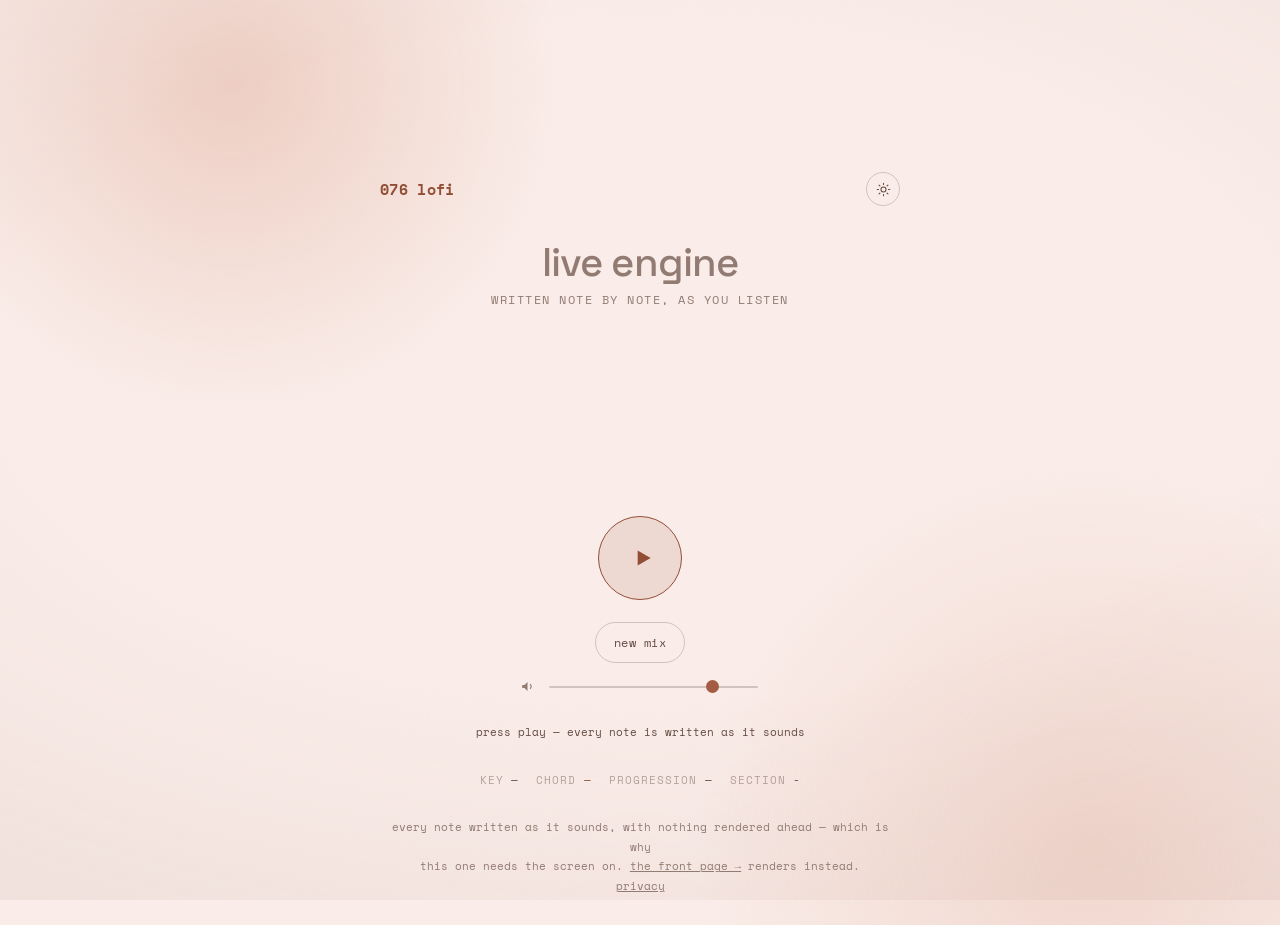
<file: live.html>
<!doctype html>
<html lang="en">
<head>
<meta charset="utf-8">
<meta name="viewport" content="width=device-width, initial-scale=1, viewport-fit=cover">
<meta name="theme-color" content="#141110">
<link rel="icon" type="image/png" sizes="32x32" href="icon-32.png">
<link rel="apple-touch-icon" href="icon-192.png">
<link rel="manifest" href="manifest.webmanifest">
<title>076 Lofi Engine Room</title>
<link rel="preload" href="fonts/space-grotesk-var-latin.woff2" as="font" type="font/woff2" crossorigin>
<link rel="stylesheet" href="fonts/fonts.css">
<style>
  /* The palette sets --hue and --chroma at runtime; everything is derived
     from them, so the whole page moves together when the track changes. */
  :root {
    --hue: 40;
    --chroma: 0.05;
    --mono: "Space Mono", ui-monospace, SFMono-Regular, Menlo, monospace;
    --sans: "Space Grotesk", ui-sans-serif, system-ui, sans-serif;
    --ease: cubic-bezier(0.22, 0.61, 0.36, 1);
    /* A colour change should feel like light shifting in a room, not a
       theme being switched. */
    --shift: 2.4s var(--ease);
  }

  /* Night, and the default: this is a thing to leave running in the dark. */
  :root, :root[data-mode="night"] {
    --bg: oklch(0.145 calc(var(--chroma) * 0.55) var(--hue));
    --bg-far: oklch(0.10 calc(var(--chroma) * 0.4) var(--hue));
    --panel: oklch(0.21 calc(var(--chroma) * 0.5) var(--hue) / 0.55);
    --line: oklch(0.34 calc(var(--chroma) * 0.45) var(--hue) / 0.5);
    --text: oklch(0.96 0.012 var(--hue));
    --dim: oklch(0.74 0.022 var(--hue));
    --faint: oklch(0.55 0.02 var(--hue));
    --accent: oklch(0.82 calc(var(--chroma) + 0.06) var(--hue));
    --accent-soft: oklch(0.82 calc(var(--chroma) + 0.06) var(--hue) / 0.15);
    --glow: oklch(0.7 calc(var(--chroma) + 0.05) var(--hue) / 0.30);
  }

  :root[data-mode="day"] {
    --bg: oklch(0.955 calc(var(--chroma) * 0.30) var(--hue));
    --bg-far: oklch(0.90 calc(var(--chroma) * 0.42) var(--hue));
    --panel: oklch(1 0 0 / 0.5);
    --line: oklch(0.55 calc(var(--chroma) * 0.35) var(--hue) / 0.32);
    --text: oklch(0.24 0.03 var(--hue));
    --dim: oklch(0.44 0.035 var(--hue));
    --faint: oklch(0.60 0.03 var(--hue));
    --accent: oklch(0.50 calc(var(--chroma) + 0.05) var(--hue));
    --accent-soft: oklch(0.50 calc(var(--chroma) + 0.05) var(--hue) / 0.12);
    --glow: oklch(0.72 calc(var(--chroma) + 0.04) var(--hue) / 0.34);
  }

  * { box-sizing: border-box; }

  body {
    margin: 0;
    min-height: 100svh;
    display: flex;
    flex-direction: column;
    align-items: center;
    padding: max(22px, env(safe-area-inset-top)) 20px max(28px, env(safe-area-inset-bottom));
    background: var(--bg);
    color: var(--text);
    font-family: var(--sans);
    transition: background var(--shift), color var(--shift);
    overflow-x: hidden;
  }

  /* Two soft pools of light behind everything. They drift very slowly —
     slow enough that you notice only that the room is not static. */
  body::before,
  body::after {
    content: "";
    position: fixed;
    inset: -30vmax;
    z-index: -1;
    background: radial-gradient(38vmax 38vmax at 30% 28%, var(--glow), transparent 68%);
    transition: background var(--shift);
    animation: drift 54s var(--ease) infinite alternate;
    pointer-events: none;
  }

  body::after {
    background: radial-gradient(44vmax 44vmax at 72% 74%, var(--glow), transparent 70%);
    animation-duration: 78s;
    animation-direction: alternate-reverse;
    opacity: 0.7;
  }

  @keyframes drift {
    from { transform: translate3d(-3%, -2%, 0) scale(1); }
    to   { transform: translate3d(4%, 3%, 0) scale(1.12); }
  }

  /* Deeper at the edges, so the page reads as a space rather than a card. */
  /* The music, drawn from its own score. It sits behind the content as
     part of the room's light rather than as a panel of bars. */
  #scope {
    position: fixed;
    inset: 0;
    z-index: -1;
    width: 100%;
    height: 100%;
    opacity: 0;
    transition: opacity 1.2s var(--ease);
    pointer-events: none;
  }

  #scope[data-on="true"] { opacity: 1; }

  .vignette {
    position: fixed;
    inset: 0;
    z-index: -1;
    background: radial-gradient(120% 90% at 50% 40%, transparent 42%, var(--bg-far) 100%);
    transition: background var(--shift);
    pointer-events: none;
  }

  .stage {
    width: min(100%, 520px);
    margin: auto 0;
    display: flex;
    flex-direction: column;
    gap: 30px;
  }

  .masthead {
    display: flex;
    align-items: center;
    justify-content: space-between;
    gap: 16px;
  }

  .brand {
    font-family: var(--mono);
    font-weight: 700;
    font-size: 15px;
    letter-spacing: 0.02em;
    color: var(--accent);
    transition: color var(--shift);
  }

  .mode {
    width: 34px;
    height: 34px;
    display: grid;
    place-items: center;
    border-radius: 999px;
    border: 1px solid var(--line);
    background: transparent;
    color: var(--dim);
    cursor: pointer;
    transition: color 0.2s, border-color 0.2s, background 0.2s;
  }

  .mode:hover { color: var(--accent); border-color: var(--accent); }
  .mode svg { display: block; }
  :root[data-mode="day"] .mode .moon { display: none; }
  :root:not([data-mode="day"]) .mode .sun { display: none; }

  /* --- the hero: what you are listening to --------------------------- */

  .now {
    text-align: center;
    display: flex;
    flex-direction: column;
    gap: 7px;
    min-height: 78px;
    justify-content: center;
  }

  .now-name {
    font-size: clamp(28px, 8vw, 40px);
    font-weight: 600;
    letter-spacing: -0.022em;
    line-height: 1.05;
    color: var(--text);
    transition: color var(--shift);
  }

  .now-name[data-idle="true"] { color: var(--faint); font-weight: 500; }

  .now-sub {
    font-family: var(--mono);
    font-size: 11.5px;
    letter-spacing: 0.13em;
    text-transform: uppercase;
    color: var(--faint);
    min-height: 15px;
  }

  /* --- transport ------------------------------------------------------ */

  .transport {
    display: flex;
    flex-direction: column;
    align-items: center;
    gap: 22px;
  }

  .play {
    width: 84px;
    height: 84px;
    border-radius: 999px;
    border: 1px solid var(--accent);
    background: var(--accent-soft);
    color: var(--accent);
    display: grid;
    place-items: center;
    cursor: pointer;
    transition: transform 0.18s var(--ease), background 0.2s, box-shadow 0.3s, color var(--shift), border-color var(--shift);
  }

  .play:hover { transform: scale(1.045); box-shadow: 0 0 0 10px var(--accent-soft); }
  .play:active { transform: scale(0.98); }
  .play:disabled { opacity: 0.5; cursor: progress; }
  .play svg { display: block; margin-left: 3px; }
  .play[aria-pressed="true"] svg { margin-left: 0; }

  /* A slow pulse while it is writing the first bars, so the wait reads as
     work happening rather than as nothing happening. */
  .play[data-busy="true"] { animation: breathe 2.1s var(--ease) infinite; }
  @keyframes breathe {
    0%, 100% { box-shadow: 0 0 0 0 var(--accent-soft); }
    50% { box-shadow: 0 0 0 14px transparent; }
  }

  .vol {
    display: flex;
    align-items: center;
    gap: 12px;
    width: min(100%, 240px);
    color: var(--faint);
  }

  input[type="range"] {
    -webkit-appearance: none;
    appearance: none;
    flex: 1;
    height: 2px;
    border-radius: 999px;
    background: var(--line);
    outline: none;
    cursor: pointer;
    transition: background var(--shift);
  }

  input[type="range"]::-webkit-slider-thumb {
    -webkit-appearance: none;
    appearance: none;
    width: 13px; height: 13px;
    border-radius: 999px;
    background: var(--accent);
    border: none;
    transition: background var(--shift);
  }

  input[type="range"]::-moz-range-thumb {
    width: 13px; height: 13px;
    border-radius: 999px;
    background: var(--accent);
    border: none;
  }

  /* --- three words ----------------------------------------------------- */

  .words-block { display: flex; flex-direction: column; gap: 11px; }

  .words {
    display: grid;
    grid-template-columns: repeat(3, 1fr);
    gap: 9px;
  }

  .words input {
    width: 100%;
    padding: 13px 12px;
    text-align: center;
    border: 1px solid var(--line);
    border-radius: 11px;
    background: var(--panel);
    color: var(--text);
    font-family: var(--mono);
    font-size: 13px;
    transition: border-color 0.2s, background var(--shift), color var(--shift);
  }

  .words input::placeholder { color: var(--faint); opacity: 0.75; }
  .words input:focus { border-color: var(--accent); outline: none; }

  .reading {
    margin: 0;
    text-align: center;
    font-family: var(--mono);
    font-size: 11px;
    letter-spacing: 0.05em;
    color: var(--faint);
    min-height: 15px;
  }

  .status {
    margin: 0;
    text-align: center;
    font-family: var(--mono);
    font-size: 11px;
    line-height: 1.6;
    color: var(--dim);
    min-height: 17px;
    transition: color var(--shift);
  }

  .status[data-tone="error"] { color: oklch(0.7 0.17 28); }

  /* --- what is happening, kept quiet ----------------------------------- */

  .readout {
    margin: 0;
    display: flex;
    justify-content: center;
    flex-wrap: wrap;
    gap: 7px 18px;
    font-family: var(--mono);
    font-size: 11px;
    color: var(--faint);
  }

  .readout div { display: flex; gap: 7px; align-items: baseline; }
  .readout dt { letter-spacing: 0.1em; text-transform: uppercase; opacity: 0.65; }
  .readout dd { margin: 0; color: var(--dim); font-variant-numeric: tabular-nums; }
  .readout dd.progression, .readout dd.palette { color: var(--accent); transition: color var(--shift); }

  .footnote {
    margin: 0;
    text-align: center;
    font-family: var(--mono);
    font-size: 10.5px;
    line-height: 1.85;
    color: var(--faint);
    opacity: 0.8;
  }

  .footnote a { color: inherit; text-decoration-color: var(--line); }

  :focus-visible { outline: 2px solid var(--accent); outline-offset: 3px; }

  @media (prefers-reduced-motion: reduce) {
    body::before, body::after { animation: none; }
    .play, .play:hover { transition: none; transform: none; animation: none; }
    :root { --shift: 0.01s; }
  }
</style>
<style>
  /* On top of the shared theme: the live page keeps its scope, which reads
     the signal directly because there is no <audio> element in its path to
     protect. */
  .scope-wrap { height: 150px; margin: -6px 0 -2px; }
  canvas#scope-live { display: block; width: 100%; height: 100%; }

  .eyebrow {
    font-family: var(--mono);
    font-size: 10.5px;
    letter-spacing: 0.16em;
    text-transform: uppercase;
    color: var(--faint);
  }

  .regen {
    font-family: var(--mono);
    font-size: 11.5px;
    letter-spacing: 0.04em;
    padding: 11px 18px;
    border-radius: 999px;
    border: 1px solid var(--line);
    background: transparent;
    color: var(--dim);
    cursor: pointer;
    transition: border-color 0.2s, color 0.2s;
  }

  .regen:hover { border-color: var(--accent); color: var(--accent); }

  .transport-row {
    display: flex;
    align-items: center;
    justify-content: center;
    gap: 16px;
    flex-wrap: wrap;
  }

  .layers {
    margin: 0;
    text-align: center;
    font-family: var(--mono);
    font-size: 10.5px;
    line-height: 1.9;
    color: var(--faint);
  }

  .layers b { color: var(--dim); font-weight: 400; }
</style>
</head>
<body>
<canvas id="ambient" aria-hidden="true"></canvas>
<div class="vignette"></div>

<div class="stage">
  <div class="masthead">
    <span class="brand">076 lofi</span>
    <button class="mode" id="mode" aria-label="Switch between day and night">
      <svg class="moon" width="15" height="15" viewBox="0 0 24 24" fill="none" stroke="currentColor" stroke-width="1.7" stroke-linecap="round" stroke-linejoin="round" aria-hidden="true"><path d="M21 12.8A9 9 0 1 1 11.2 3a7 7 0 0 0 9.8 9.8z"/></svg>
      <svg class="sun" width="15" height="15" viewBox="0 0 24 24" fill="none" stroke="currentColor" stroke-width="1.7" stroke-linecap="round" aria-hidden="true"><circle cx="12" cy="12" r="4"/><path d="M12 2v2M12 20v2M4.9 4.9l1.4 1.4M17.7 17.7l1.4 1.4M2 12h2M20 12h2M4.9 19.1l1.4-1.4M17.7 6.3l1.4-1.4"/></svg>
    </button>
  </div>

  <div class="now">
    <div class="now-name" id="palette" data-idle="true">live engine</div>
    <div class="now-sub" id="feel">written note by note, as you listen</div>
  </div>

  <div class="scope-wrap">
    <canvas id="scope-live"></canvas>
  </div>

  <div class="transport">
    <button class="play" id="play" aria-label="Play" aria-pressed="false">
      <svg id="play-icon" width="26" height="26" viewBox="0 0 24 24" aria-hidden="true"><path d="M8 5v14l12-7z" fill="currentColor"></path></svg>
    </button>
    <div class="transport-row">
      <button class="regen" id="regen">new mix</button>
      <div class="vol">
        <svg width="15" height="15" viewBox="0 0 20 20" aria-hidden="true"><path d="M3 8v4h3l4 4V4L6 8H3z" fill="currentColor"></path><path d="M13.5 7a4 4 0 0 1 0 6" stroke="currentColor" stroke-width="1.5" fill="none"></path></svg>
        <input type="range" id="volume" min="0" max="100" value="80" aria-label="Volume">
      </div>
    </div>
  </div>

  <p class="status" id="status">press play &mdash; every note is written as it sounds</p>

  <dl class="readout">
    <div><dt>key</dt><dd id="key">&mdash;</dd></div>
    <div><dt>chord</dt><dd class="progression" id="chord">&mdash;</dd></div>
    <div><dt>progression</dt><dd id="progression">&mdash;</dd></div>
    <div><dt>section</dt><dd id="section">&mdash;</dd></div>
  </dl>

  <p class="layers">
    every note written as it sounds, with nothing rendered ahead &mdash; which is why<br>
    this one needs the screen on. <a href="index.html" style="color:inherit">the front page &rarr;</a> renders instead.<br>
    <a href="privacy.html" style="color:inherit">privacy</a>
  </p>
</div>

<script src="vendor/tone.js"></script>
<script type="module" src="js/page.js"></script>
</body>
</html>
</file>
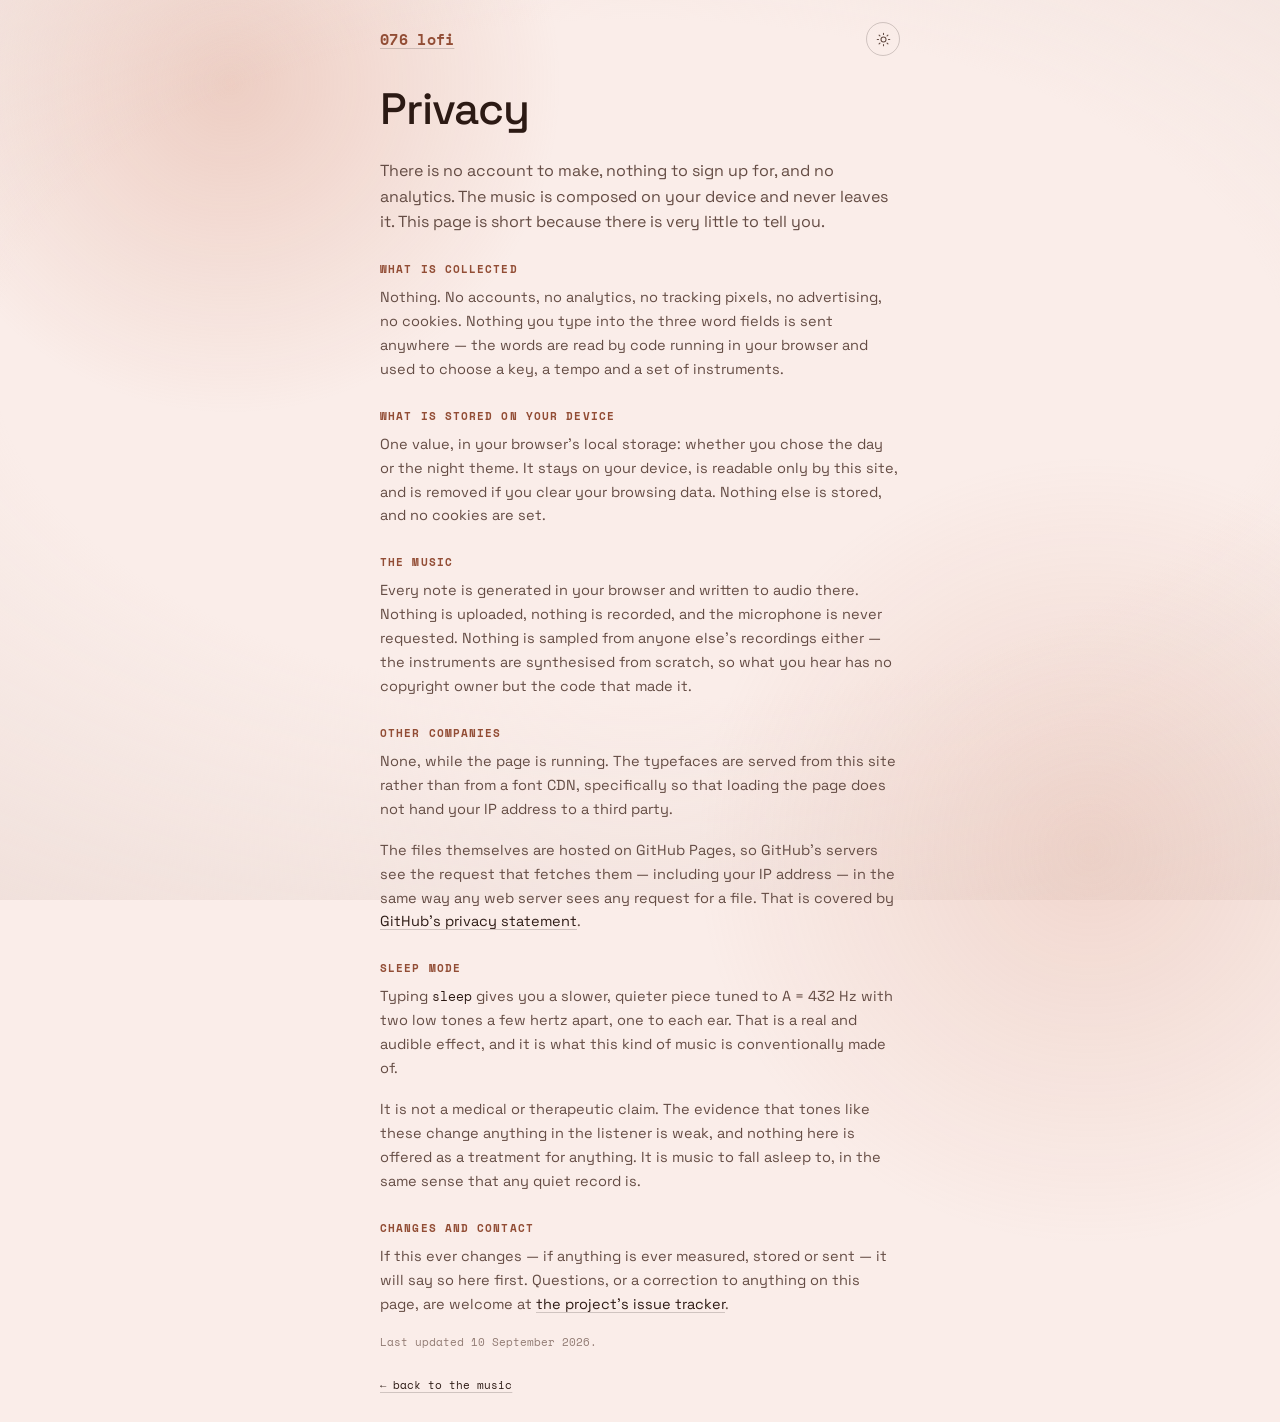
<file: privacy.html>
<!doctype html>
<html lang="en">
<head>
<meta charset="utf-8">
<meta name="viewport" content="width=device-width, initial-scale=1, viewport-fit=cover">
<title>076 lofi &mdash; privacy</title>
<meta name="description" content="What this site collects, which is almost nothing.">
<meta name="theme-color" content="#141110">
<link rel="icon" type="image/png" sizes="32x32" href="icon-32.png">
<link rel="apple-touch-icon" href="icon-192.png">
<link rel="manifest" href="manifest.webmanifest">
<link rel="preload" href="fonts/space-grotesk-var-latin.woff2" as="font" type="font/woff2" crossorigin>
<link rel="stylesheet" href="fonts/fonts.css">
<style>
  :root {
    --hue: 40;
    --chroma: 0.05;
    --mono: "Space Mono", ui-monospace, SFMono-Regular, Menlo, monospace;
    --sans: "Space Grotesk", ui-sans-serif, system-ui, sans-serif;
    --ease: cubic-bezier(0.22, 0.61, 0.36, 1);
    /* A colour change should feel like light shifting in a room, not a
       theme being switched. */
    --shift: 2.4s var(--ease);
  }

  /* Night, and the default: this is a thing to leave running in the dark. */
  :root, :root[data-mode="night"] {
    --bg: oklch(0.145 calc(var(--chroma) * 0.55) var(--hue));
    --bg-far: oklch(0.10 calc(var(--chroma) * 0.4) var(--hue));
    --panel: oklch(0.21 calc(var(--chroma) * 0.5) var(--hue) / 0.55);
    --line: oklch(0.34 calc(var(--chroma) * 0.45) var(--hue) / 0.5);
    --text: oklch(0.96 0.012 var(--hue));
    --dim: oklch(0.74 0.022 var(--hue));
    --faint: oklch(0.55 0.02 var(--hue));
    --accent: oklch(0.82 calc(var(--chroma) + 0.06) var(--hue));
    --accent-soft: oklch(0.82 calc(var(--chroma) + 0.06) var(--hue) / 0.15);
    --glow: oklch(0.7 calc(var(--chroma) + 0.05) var(--hue) / 0.30);
  }

  :root[data-mode="day"] {
    --bg: oklch(0.955 calc(var(--chroma) * 0.30) var(--hue));
    --bg-far: oklch(0.90 calc(var(--chroma) * 0.42) var(--hue));
    --panel: oklch(1 0 0 / 0.5);
    --line: oklch(0.55 calc(var(--chroma) * 0.35) var(--hue) / 0.32);
    --text: oklch(0.24 0.03 var(--hue));
    --dim: oklch(0.44 0.035 var(--hue));
    --faint: oklch(0.60 0.03 var(--hue));
    --accent: oklch(0.50 calc(var(--chroma) + 0.05) var(--hue));
    --accent-soft: oklch(0.50 calc(var(--chroma) + 0.05) var(--hue) / 0.12);
    --glow: oklch(0.72 calc(var(--chroma) + 0.04) var(--hue) / 0.34);
  }

  * { box-sizing: border-box; }

  body {
    margin: 0;
    min-height: 100svh;
    display: flex;
    flex-direction: column;
    align-items: center;
    padding: max(22px, env(safe-area-inset-top)) 20px max(28px, env(safe-area-inset-bottom));
    background: var(--bg);
    color: var(--text);
    font-family: var(--sans);
    transition: background var(--shift), color var(--shift);
    overflow-x: hidden;
  }

  /* Two soft pools of light behind everything. They drift very slowly —
     slow enough that you notice only that the room is not static. */
  body::before,
  body::after {
    content: "";
    position: fixed;
    inset: -30vmax;
    z-index: -1;
    background: radial-gradient(38vmax 38vmax at 30% 28%, var(--glow), transparent 68%);
    transition: background var(--shift);
    animation: drift 54s var(--ease) infinite alternate;
    pointer-events: none;
  }

  body::after {
    background: radial-gradient(44vmax 44vmax at 72% 74%, var(--glow), transparent 70%);
    animation-duration: 78s;
    animation-direction: alternate-reverse;
    opacity: 0.7;
  }

  @keyframes drift {
    from { transform: translate3d(-3%, -2%, 0) scale(1); }
    to   { transform: translate3d(4%, 3%, 0) scale(1.12); }
  }

  /* Deeper at the edges, so the page reads as a space rather than a card. */
  /* The music, drawn from its own score. It sits behind the content as
     part of the room's light rather than as a panel of bars. */
  #scope {
    position: fixed;
    inset: 0;
    z-index: -1;
    width: 100%;
    height: 100%;
    opacity: 0;
    transition: opacity 1.2s var(--ease);
    pointer-events: none;
  }

  #scope[data-on="true"] { opacity: 1; }

  .vignette {
    position: fixed;
    inset: 0;
    z-index: -1;
    background: radial-gradient(120% 90% at 50% 40%, transparent 42%, var(--bg-far) 100%);
    transition: background var(--shift);
    pointer-events: none;
  }

  .stage {
    width: min(100%, 520px);
    margin: auto 0;
    display: flex;
    flex-direction: column;
    gap: 30px;
  }

  .masthead {
    display: flex;
    align-items: center;
    justify-content: space-between;
    gap: 16px;
  }

  .brand {
    font-family: var(--mono);
    font-weight: 700;
    font-size: 15px;
    letter-spacing: 0.02em;
    color: var(--accent);
    transition: color var(--shift);
  }

  .mode {
    width: 34px;
    height: 34px;
    display: grid;
    place-items: center;
    border-radius: 999px;
    border: 1px solid var(--line);
    background: transparent;
    color: var(--dim);
    cursor: pointer;
    transition: color 0.2s, border-color 0.2s, background 0.2s;
  }

  .mode:hover { color: var(--accent); border-color: var(--accent); }
  .mode svg { display: block; }
  :root[data-mode="day"] .mode .moon { display: none; }
  :root:not([data-mode="day"]) .mode .sun { display: none; }


  /* --- the note itself ------------------------------------------------ */

  .prose { display: flex; flex-direction: column; gap: 26px; }

  h1 {
    margin: 0;
    font-family: var(--sans);
    font-weight: 500;
    font-size: clamp(30px, 8vw, 44px);
    letter-spacing: -0.02em;
    line-height: 1.05;
    color: var(--text);
  }

  .lede {
    margin: 0;
    font-family: var(--sans);
    font-size: 16px;
    line-height: 1.6;
    color: var(--dim);
  }

  section { display: flex; flex-direction: column; gap: 9px; }

  h2 {
    margin: 0;
    font-family: var(--mono);
    font-size: 11px;
    font-weight: 700;
    letter-spacing: 0.1em;
    text-transform: uppercase;
    color: var(--accent);
    transition: color var(--shift);
  }

  p {
    margin: 0;
    font-family: var(--sans);
    font-size: 14.5px;
    line-height: 1.65;
    color: var(--dim);
  }

  p + p { margin-top: 8px; }

  a { color: var(--text); text-decoration-color: var(--line); text-underline-offset: 3px; }
  a:hover { color: var(--accent); text-decoration-color: var(--accent); }

  code {
    font-family: var(--mono);
    font-size: 0.88em;
    color: var(--text);
  }

  .updated {
    font-family: var(--mono);
    font-size: 10.5px;
    color: var(--faint);
  }
</style>
</head>
<body>
<div class="vignette"></div>

<div class="stage">
  <div class="masthead">
    <a class="brand" href="./">076 lofi</a>
    <button class="mode" id="mode" aria-label="Switch between day and night">
      <svg class="moon" width="15" height="15" viewBox="0 0 24 24" fill="none" stroke="currentColor" stroke-width="1.7" stroke-linecap="round" stroke-linejoin="round" aria-hidden="true"><path d="M21 12.8A9 9 0 1 1 11.2 3a7 7 0 0 0 9.8 9.8z"/></svg>
      <svg class="sun" width="15" height="15" viewBox="0 0 24 24" fill="none" stroke="currentColor" stroke-width="1.7" stroke-linecap="round" aria-hidden="true"><circle cx="12" cy="12" r="4"/><path d="M12 2v2M12 20v2M4.9 4.9l1.4 1.4M17.7 17.7l1.4 1.4M2 12h2M20 12h2M4.9 19.1l1.4-1.4M17.7 6.3l1.4-1.4"/></svg>
    </button>
  </div>

  <div class="prose">
    <h1>Privacy</h1>
    <p class="lede">
      There is no account to make, nothing to sign up for, and no analytics.
      The music is composed on your device and never leaves it. This page is
      short because there is very little to tell you.
    </p>

    <section>
      <h2>What is collected</h2>
      <p>
        Nothing. No accounts, no analytics, no tracking pixels, no advertising,
        no cookies. Nothing you type into the three word fields is sent
        anywhere &mdash; the words are read by code running in your browser and
        used to choose a key, a tempo and a set of instruments.
      </p>
    </section>

    <section>
      <h2>What is stored on your device</h2>
      <p>
        One value, in your browser&rsquo;s local storage: whether you chose the
        day or the night theme. It stays on your device, is readable only by
        this site, and is removed if you clear your browsing data. Nothing else
        is stored, and no cookies are set.
      </p>
    </section>

    <section>
      <h2>The music</h2>
      <p>
        Every note is generated in your browser and written to audio there.
        Nothing is uploaded, nothing is recorded, and the microphone is never
        requested. Nothing is sampled from anyone else&rsquo;s recordings
        either &mdash; the instruments are synthesised from scratch, so what
        you hear has no copyright owner but the code that made it.
      </p>
    </section>

    <section>
      <h2>Other companies</h2>
      <p>
        None, while the page is running. The typefaces are served from this
        site rather than from a font CDN, specifically so that loading the page
        does not hand your IP address to a third party.
      </p>
      <p>
        The files themselves are hosted on GitHub Pages, so GitHub&rsquo;s
        servers see the request that fetches them &mdash; including your IP
        address &mdash; in the same way any web server sees any request for a
        file. That is covered by
        <a href="https://docs.github.com/en/site-policy/privacy-policies/github-general-privacy-statement">GitHub&rsquo;s
        privacy statement</a>.
      </p>
    </section>

    <section>
      <h2>Sleep mode</h2>
      <p>
        Typing <code>sleep</code> gives you a slower, quieter piece tuned to
        A&nbsp;=&nbsp;432&nbsp;Hz with two low tones a few hertz apart, one to
        each ear. That is a real and audible effect, and it is what this kind
        of music is conventionally made of.
      </p>
      <p>
        It is not a medical or therapeutic claim. The evidence that tones like
        these change anything in the listener is weak, and nothing here is
        offered as a treatment for anything. It is music to fall asleep to, in
        the same sense that any quiet record is.
      </p>
    </section>

    <section>
      <h2>Changes and contact</h2>
      <p>
        If this ever changes &mdash; if anything is ever measured, stored or
        sent &mdash; it will say so here first. Questions, or a correction to
        anything on this page, are welcome at
        <a href="https://github.com/defsix/lo-fi/issues">the project&rsquo;s issue tracker</a>.
      </p>
      <p class="updated">Last updated 10 September 2026.</p>
    </section>

    <p class="updated"><a href="./">&larr; back to the music</a></p>
  </div>
</div>

<script type="module">
// The theme choice, shared with the player. Same key, so a preference set on
// one page is honoured on the other.
const MODE_KEY = 'lofi-mode';
function setMode(mode) {
  document.documentElement.dataset.mode = mode;
  try { localStorage.setItem(MODE_KEY, mode); } catch (_) { /* private window */ }
}
let saved = null;
try { saved = localStorage.getItem(MODE_KEY); } catch (_) { /* private window */ }
setMode(saved || (matchMedia('(prefers-color-scheme: light)').matches ? 'day' : 'night'));
document.getElementById('mode').addEventListener('click', () => {
  setMode(document.documentElement.dataset.mode === 'day' ? 'night' : 'day');
});
</script>
</body>
</html>
</file>
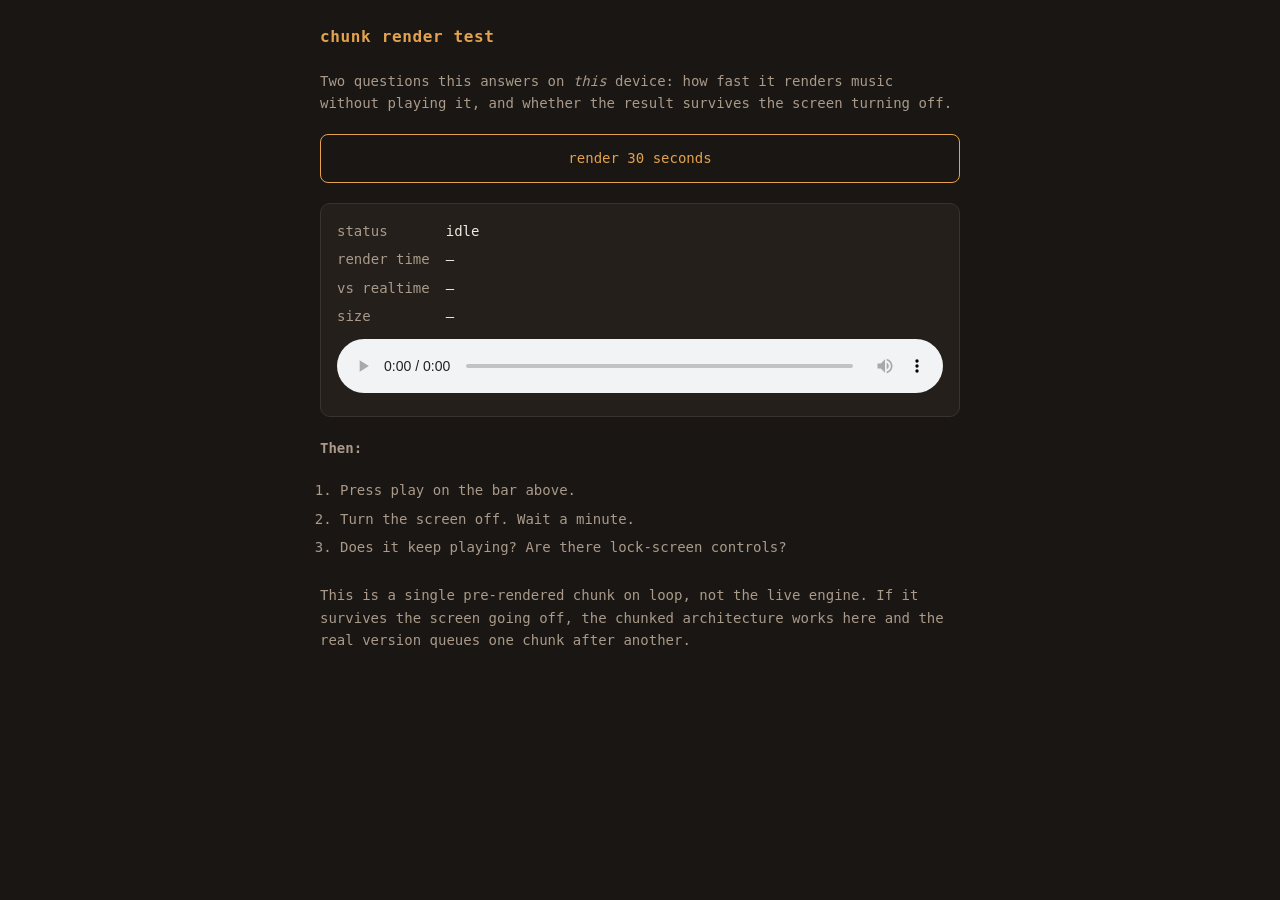
<file: render-test.html>
<!doctype html>
<html lang="en">
<head>
<meta charset="utf-8">
<meta name="viewport" content="width=device-width, initial-scale=1">
<title>076 lofi · chunk render test</title>
<style>
  :root { --bg:#1a1613; --panel:#241f1b; --border:#3a322c; --text:#f0eae2; --dim:#a99a8a; --amber:#e3a24d; --bad:#e06c5a; --good:#7fc08a; }
  * { box-sizing:border-box; }
  body { margin:0; padding:24px 18px; background:var(--bg); color:var(--text);
         font:14px/1.6 "Space Mono",ui-monospace,Menlo,monospace; }
  main { max-width:640px; margin:0 auto; display:flex; flex-direction:column; gap:20px; }
  h1 { font-size:16px; color:var(--amber); margin:0; letter-spacing:.04em; }
  p { margin:0; color:var(--dim); }
  button { font:inherit; padding:12px 18px; border-radius:8px; border:1px solid var(--amber);
           background:transparent; color:var(--amber); cursor:pointer; }
  button:disabled { opacity:.45; cursor:progress; }
  .panel { border:1px solid var(--border); border-radius:10px; padding:16px; background:var(--panel); }
  dl { margin:0; display:grid; grid-template-columns:auto 1fr; gap:6px 16px; }
  dt { color:var(--dim); }
  dd { margin:0; font-variant-numeric:tabular-nums; }
  .verdict { font-size:15px; padding:12px; border-radius:8px; text-align:center; }
  .verdict.good { background:rgba(127,192,138,.14); color:var(--good); }
  .verdict.bad { background:rgba(224,108,90,.14); color:var(--bad); }
  audio { width:100%; margin-top:12px; }
  ol { margin:0; padding-left:20px; color:var(--dim); }
  li { margin-bottom:6px; }
</style>
</head>
<body>
<main>
  <h1>chunk render test</h1>
  <p>Two questions this answers on <em>this</em> device: how fast it renders music
     without playing it, and whether the result survives the screen turning off.</p>

  <button id="go">render 30 seconds</button>
  <div class="panel">
    <dl>
      <dt>status</dt><dd id="status">idle</dd>
      <dt>render time</dt><dd id="time">&mdash;</dd>
      <dt>vs realtime</dt><dd id="ratio">&mdash;</dd>
      <dt>size</dt><dd id="size">&mdash;</dd>
    </dl>
    <div id="verdict"></div>
    <audio id="player" controls loop></audio>
  </div>

  <p><b>Then:</b></p>
  <ol>
    <li>Press play on the bar above.</li>
    <li>Turn the screen off. Wait a minute.</li>
    <li>Does it keep playing? Are there lock-screen controls?</li>
  </ol>
  <p>This is a single pre-rendered chunk on loop, not the live engine. If it
     survives the screen going off, the chunked architecture works here and the
     real version queues one chunk after another.</p>
</main>

<script src="vendor/tone.js"></script>
<script type="module">
import { createMaster } from './js/master.js';
import { createKeys, createLead, createBass } from './js/instruments.js';
import { createDrumKit, drumsForBar } from './js/drums.js';
import { pickKey, pickProgression, buildChords } from './js/theory.js';
import { compForBar, bassForBar } from './js/arrange.js';
import { makeMotif, realiseMotif } from './js/melody.js';
import { accent } from './js/groove.js';
import { sectionAt } from './js/sections.js';

const BPM = 74;
const SECONDS = 30;
const $ = (id) => document.getElementById(id);

// AudioBuffer to WAV, so the result can go straight into an <audio> element.
// Uncompressed on purpose: encoding is the thing being measured, and adding
// an encoder here would measure the encoder instead.
function toWav(buffer) {
  const channels = Math.min(2, buffer.numberOfChannels);
  const frames = buffer.length;
  const bytes = 44 + frames * channels * 2;
  const view = new DataView(new ArrayBuffer(bytes));
  const ascii = (o, t) => { for (let i = 0; i < t.length; i++) view.setUint8(o + i, t.charCodeAt(i)); };
  ascii(0, 'RIFF'); view.setUint32(4, bytes - 8, true); ascii(8, 'WAVEfmt ');
  view.setUint32(16, 16, true); view.setUint16(20, 1, true);
  view.setUint16(22, channels, true); view.setUint32(24, buffer.sampleRate, true);
  view.setUint32(28, buffer.sampleRate * channels * 2, true);
  view.setUint16(32, channels * 2, true); view.setUint16(34, 16, true);
  ascii(36, 'data'); view.setUint32(40, frames * channels * 2, true);
  const data = [];
  for (let c = 0; c < channels; c++) data.push(buffer.getChannelData(c));
  let offset = 44;
  for (let i = 0; i < frames; i++) {
    for (let c = 0; c < channels; c++) {
      const s = Math.max(-1, Math.min(1, data[c][i]));
      view.setInt16(offset, s < 0 ? s * 0x8000 : s * 0x7fff, true);
      offset += 2;
    }
  }
  return new Blob([view], { type: 'audio/wav' });
}

async function render(seconds) {
  return Tone.Offline(async () => {
    Tone.getTransport().bpm.value = BPM;
    const master = createMaster(new Set());
    const keys = createKeys(master.bus, master.send, new Set());
    const lead = createLead(master.bus, master.send, new Set());
    const bass = createBass(master.bus);
    const kit = createDrumKit(master.bus);
    const key = pickKey();
    const chords = buildChords(key, pickProgression());
    const motif = makeMotif();

    const perBar = (60 / BPM) * 4;
    const stepDur = perBar / 16;
    // Start partway in so the chunk has drums and melody, not just the intro.
    const startBar = 16;
    for (let n = 0; n < Math.ceil(seconds / perBar); n++) {
      const bar = startBar + n;
      const at = n * perBar;
      const section = sectionAt(bar);
      const chord = chords[bar % chords.length];
      const next = chords[(bar + 1) % chords.length];
      const byStep = (a, b) => a.step - b.step;
      if (section.voices.keys) {
        for (const hit of compForBar(chord, true, Math.random).sort(byStep))
          hit.notes.forEach((note, i) =>
            keys.triggerAttackRelease(note, hit.duration, at + hit.step * stepDur + i * hit.roll, hit.velocity));
      }
      // Monophonic voices reject a time earlier than the last one given.
      if (section.voices.bass) {
        for (const hit of bassForBar(chord, next, Math.random).sort(byStep))
          bass.triggerAttackRelease(hit.note, hit.duration, at + hit.step * stepDur, hit.velocity);
      }
      if (section.voices.lead) {
        for (const nt of realiseMotif(motif, chord, key, bar % 4, Math.random).sort(byStep))
          lead.triggerAttackRelease(nt.note, nt.duration, at + nt.step * stepDur, nt.velocity);
      }
      if (section.voices.drums) {
        const d = drumsForBar(bar % 4, Math.random);
        const asc = (a, b) => a - b;
        for (const s of [...d.kick].sort(asc)) kit.kick.triggerAttackRelease('A1', '8n', at + s * stepDur, 0.9);
        for (const s of [...d.snare].sort(asc)) kit.snare.triggerAttackRelease('16n', at + s * stepDur, 0.66);
        for (const s of [...d.hats].sort(asc)) kit.hat.triggerAttackRelease('32n', at + s * stepDur, accent(s) * 0.55);
      }
    }
    Tone.getTransport().start();
  }, seconds);
}

$('go').addEventListener('click', async () => {
  $('go').disabled = true;
  $('status').textContent = 'rendering…';
  $('verdict').className = '';
  $('verdict').textContent = '';
  try {
    const t0 = performance.now();
    const buffer = await render(SECONDS);
    const ms = performance.now() - t0;
    const ratio = (buffer.duration * 1000) / ms;

    $('time').textContent = (ms / 1000).toFixed(2) + ' s';
    $('ratio').textContent = ratio.toFixed(2) + '×' + (ratio >= 1 ? ' faster' : ' SLOWER');
    const blob = toWav(buffer);
    $('size').textContent = (blob.size / 1048576).toFixed(1) + ' MB for ' + buffer.duration.toFixed(0) + ' s';

    // Comfortable means: render the next chunk well inside the time the
    // current one plays, with room for the device to be busy.
    const ok = ratio >= 2;
    $('verdict').className = 'verdict ' + (ok ? 'good' : 'bad');
    $('verdict').textContent = ok
      ? 'fast enough — renders ' + ratio.toFixed(1) + '× quicker than it plays'
      : ratio >= 1
        ? 'marginal — only ' + ratio.toFixed(2) + '× realtime, too little headroom'
        : 'too slow — cannot render faster than it plays';

    $('player').src = URL.createObjectURL(blob);
    $('status').textContent = 'done — press play, then turn the screen off';

    if ('mediaSession' in navigator && window.MediaMetadata) {
      navigator.mediaSession.metadata = new MediaMetadata({
        title: 'chunk render test', artist: '076 lofi',
      });
    }
  } catch (err) {
    $('status').textContent = 'failed: ' + (err && err.message ? err.message : err);
    $('verdict').className = 'verdict bad';
    $('verdict').textContent = 'render threw';
  } finally {
    $('go').disabled = false;
  }
});
</script>
</body>
</html>
</file>
<file: fonts/fonts.css>
/* Space Grotesk and Space Mono, served from here rather than from Google.
 *
 * Not a performance change. Loading these from fonts.googleapis.com sent
 * every visitor's IP address to a third party before a note was played,
 * which is the one thing this site did that it had no need to do — a
 * Munich court awarded damages over exactly that in January 2022
 * (LG Muenchen I, 3 O 17493/20). Self-hosting removes the request, and
 * with it the disclosure, the consent question, and the dependency.
 *
 * Generated from the Google Fonts CSS by tools/fetch-fonts.sh. Space
 * Grotesk is a variable font, so one file per subset covers 400-700.
 * Vietnamese is dropped; latin and latin-ext are kept. 116KB in total,
 * served from the same origin as everything else.
 *
 * Both families are under the SIL Open Font License 1.1 — see OFL.txt,
 * which the licence requires to travel with them.
 */

/* Space Grotesk — latin-ext */
@font-face {
  font-family: 'Space Grotesk';
  font-style: normal;
  font-weight: 400 700;
  font-display: swap;
  src: url('space-grotesk-var-latin-ext.woff2') format('woff2');
  unicode-range: U+0100-02BA, U+02BD-02C5, U+02C7-02CC, U+02CE-02D7, U+02DD-02FF, U+0304, U+0308, U+0329, U+1D00-1DBF, U+1E00-1E9F, U+1EF2-1EFF, U+2020, U+20A0-20AB, U+20AD-20C0, U+2113, U+2C60-2C7F, U+A720-A7FF;
}

/* Space Grotesk — latin */
@font-face {
  font-family: 'Space Grotesk';
  font-style: normal;
  font-weight: 400 700;
  font-display: swap;
  src: url('space-grotesk-var-latin.woff2') format('woff2');
  unicode-range: U+0000-00FF, U+0131, U+0152-0153, U+02BB-02BC, U+02C6, U+02DA, U+02DC, U+0304, U+0308, U+0329, U+2000-206F, U+20AC, U+2122, U+2191, U+2193, U+2212, U+2215, U+FEFF, U+FFFD;
}

/* Space Mono — latin-ext */
@font-face {
  font-family: 'Space Mono';
  font-style: normal;
  font-weight: 400;
  font-display: swap;
  src: url('space-mono-400-latin-ext.woff2') format('woff2');
  unicode-range: U+0100-02BA, U+02BD-02C5, U+02C7-02CC, U+02CE-02D7, U+02DD-02FF, U+0304, U+0308, U+0329, U+1D00-1DBF, U+1E00-1E9F, U+1EF2-1EFF, U+2020, U+20A0-20AB, U+20AD-20C0, U+2113, U+2C60-2C7F, U+A720-A7FF;
}

/* Space Mono — latin */
@font-face {
  font-family: 'Space Mono';
  font-style: normal;
  font-weight: 400;
  font-display: swap;
  src: url('space-mono-400-latin.woff2') format('woff2');
  unicode-range: U+0000-00FF, U+0131, U+0152-0153, U+02BB-02BC, U+02C6, U+02DA, U+02DC, U+0304, U+0308, U+0329, U+2000-206F, U+20AC, U+2122, U+2191, U+2193, U+2212, U+2215, U+FEFF, U+FFFD;
}

/* Space Mono — latin-ext */
@font-face {
  font-family: 'Space Mono';
  font-style: normal;
  font-weight: 700;
  font-display: swap;
  src: url('space-mono-700-latin-ext.woff2') format('woff2');
  unicode-range: U+0100-02BA, U+02BD-02C5, U+02C7-02CC, U+02CE-02D7, U+02DD-02FF, U+0304, U+0308, U+0329, U+1D00-1DBF, U+1E00-1E9F, U+1EF2-1EFF, U+2020, U+20A0-20AB, U+20AD-20C0, U+2113, U+2C60-2C7F, U+A720-A7FF;
}

/* Space Mono — latin */
@font-face {
  font-family: 'Space Mono';
  font-style: normal;
  font-weight: 700;
  font-display: swap;
  src: url('space-mono-700-latin.woff2') format('woff2');
  unicode-range: U+0000-00FF, U+0131, U+0152-0153, U+02BB-02BC, U+02C6, U+02DA, U+02DC, U+0304, U+0308, U+0329, U+2000-206F, U+20AC, U+2122, U+2191, U+2193, U+2212, U+2215, U+FEFF, U+FFFD;
}
</file>
